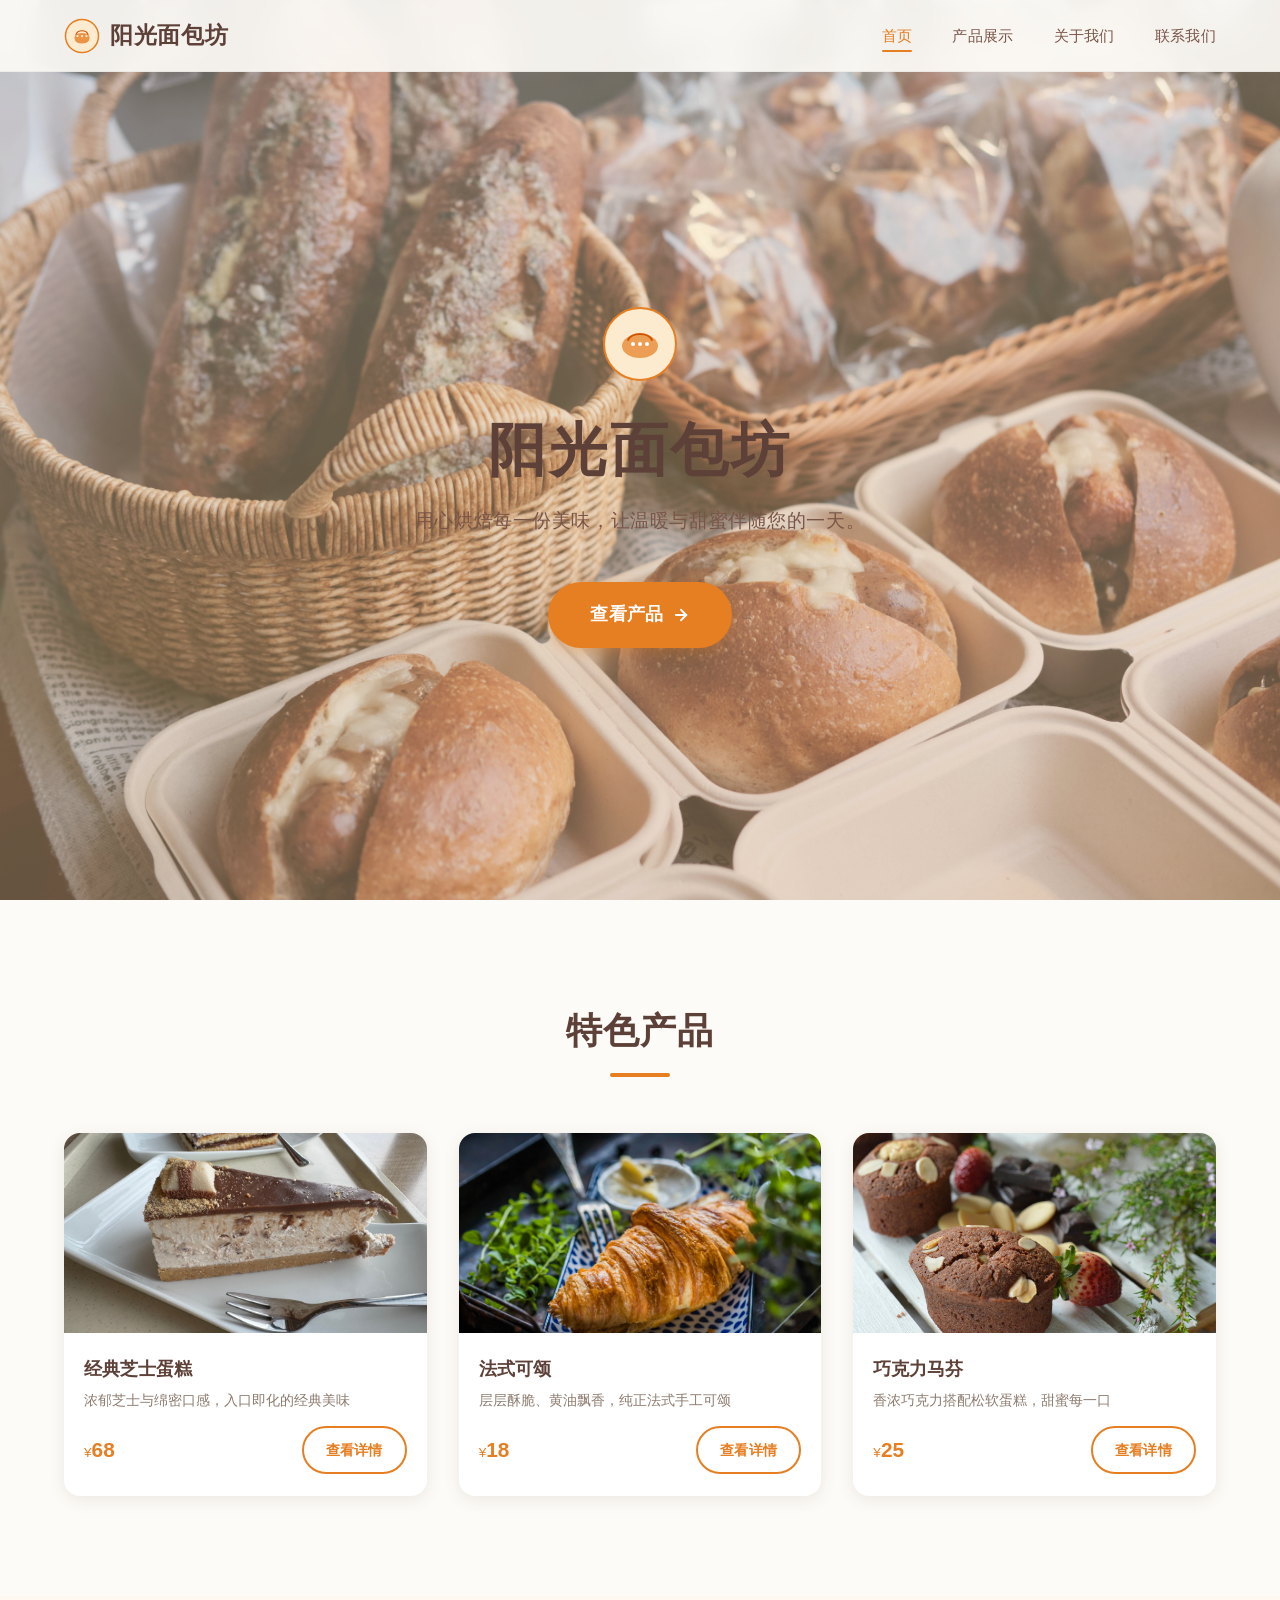
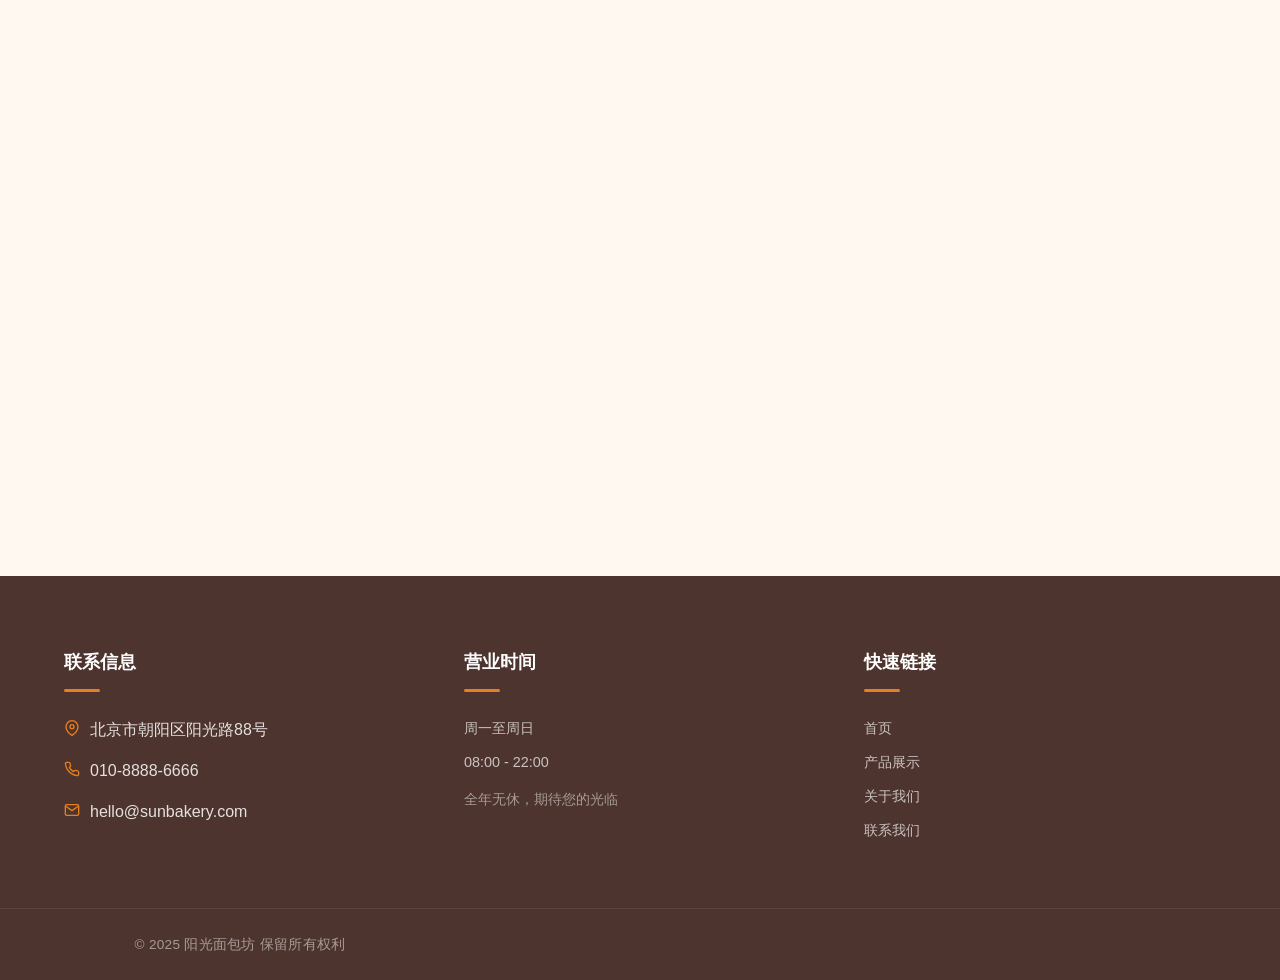
<file: index.html>
<!DOCTYPE html>
<html lang="zh-CN">
<head>
  <meta charset="UTF-8">
  <meta name="viewport" content="width=device-width, initial-scale=1.0">
  <title>阳光面包坊 - 首页</title>
  <link rel="stylesheet" href="css/style.css">
</head>
<body>

  <!-- 顶部导航栏 -->
  <header class="header" id="header">
    <div class="container">
      <a href="index.html" class="logo">
        <!-- Logo SVG: 面包图标 -->
        <svg viewBox="0 0 48 48" fill="none" xmlns="http://www.w3.org/2000/svg">
          <circle cx="24" cy="24" r="22" fill="#FDEBD0" stroke="#E67E22" stroke-width="2"/>
          <path d="M14 26c0-2 2-6 10-6s10 4 10 6c0 4-2 8-10 8s-10-4-10-8z" fill="#E67E22" opacity="0.8"/>
          <path d="M16 22c1-3 3-5 8-5s7 2 8 5" stroke="#D35400" stroke-width="1.5" stroke-linecap="round"/>
          <circle cx="18" cy="24" r="1.5" fill="#FDEBD0"/>
          <circle cx="24" cy="24" r="1.5" fill="#FDEBD0"/>
          <circle cx="30" cy="24" r="1.5" fill="#FDEBD0"/>
        </svg>
        阳光面包坊
      </a>

      <button class="menu-toggle" id="menuToggle" aria-label="菜单">
        <svg viewBox="0 0 24 24" fill="none" stroke="currentColor" stroke-width="2" stroke-linecap="round">
          <line x1="3" y1="6" x2="21" y2="6"/>
          <line x1="3" y1="12" x2="21" y2="12"/>
          <line x1="3" y1="18" x2="21" y2="18"/>
        </svg>
      </button>

      <nav>
        <ul class="nav-list" id="navList">
          <li><a href="index.html" class="active">首页</a></li>
          <li><a href="products.html">产品展示</a></li>
          <li><a href="about.html">关于我们</a></li>
          <li><a href="contact.html">联系我们</a></li>
        </ul>
      </nav>
    </div>
  </header>

  <!-- 首屏海报区 (Hero) -->
  <section class="hero" id="hero">
    <div class="hero-bg">
      <img src="images/24.jpg" alt="阳光面包坊" class="hero-bg-img">
    </div>
    <div class="container">
      <div class="hero-bread-icon">
        <!-- SVG: 面包图标 -->
        <svg viewBox="0 0 80 80" width="80" height="80" fill="none" xmlns="http://www.w3.org/2000/svg">
          <circle cx="40" cy="40" r="36" fill="#FDEBD0" stroke="#E67E22" stroke-width="2"/>
          <ellipse cx="40" cy="42" rx="18" ry="12" fill="#E67E22" opacity="0.7"/>
          <path d="M28 36c2-4 5-6 12-6s10 2 12 6" stroke="#D35400" stroke-width="2" stroke-linecap="round"/>
          <circle cx="33" cy="40" r="2" fill="#FFF"/>
          <circle cx="40" cy="40" r="2" fill="#FFF"/>
          <circle cx="47" cy="40" r="2" fill="#FFF"/>
        </svg>
      </div>
      <h1>阳光面包坊</h1>
      <p class="subtitle">用心烘焙每一份美味，让温暖与甜蜜伴随您的一天。</p>
      <a href="products.html" class="btn btn-primary btn-lg">
        查看产品
        <svg width="18" height="18" viewBox="0 0 24 24" fill="none" stroke="currentColor" stroke-width="2.5" stroke-linecap="round">
          <line x1="5" y1="12" x2="19" y2="12"/>
          <polyline points="12 5 19 12 12 19"/>
        </svg>
      </a>
    </div>
  </section>

  <!-- 特色产品推荐 -->
  <section class="featured-products" id="featured">
    <div class="container">
      <div class="section-title">
        <h2>特色产品</h2>
        <div class="divider"></div>
      </div>

      <div class="featured-grid">
        <!-- 左卡片: 经典芝士蛋糕 -->
        <div class="product-card" id="featuredCard1">
          <div class="card-img">
            <div class="image-wrap">
              <img src="images/12.jpg" alt="经典芝士蛋糕">
            </div>
          </div>
          <div class="card-body">
            <h3>经典芝士蛋糕</h3>
            <p class="desc">浓郁芝士与绵密口感，入口即化的经典美味</p>
            <div class="card-bottom">
              <div class="price"><span>¥</span>68</div>
              <a href="javascript:void(0)" class="btn btn-outline btn-sm btn-expand">查看详情</a>
            </div>
          </div>
          <!-- 展开覆盖层 -->
          <div class="card-expand">
            <button class="expand-close" aria-label="关闭">
              <svg width="16" height="16" viewBox="0 0 24 24" fill="none" stroke="currentColor" stroke-width="2.5" stroke-linecap="round"><line x1="18" y1="6" x2="6" y2="18"/><line x1="6" y1="6" x2="18" y2="18"/></svg>
            </button>
            <h3>经典芝士蛋糕</h3>
            <div class="expand-price">¥68</div>
            <p class="expand-desc">浓郁芝士与绵密口感，入口即化的经典美味</p>
            <p class="expand-detail">精选进口奶油芝士，搭配手工烘焙饼底<br>规格：6寸 / 8寸可选<br>建议冷藏后食用，口感更佳</p>
            <a href="products.html" class="btn btn-primary btn-sm">去产品页选购</a>
          </div>
        </div>

        <!-- 中卡片: 法式可颂 -->
        <div class="product-card" id="featuredCard2">
          <div class="card-img">
            <div class="image-wrap">
              <img src="images/22.jpg" alt="法式可颂">
            </div>
          </div>
          <div class="card-body">
            <h3>法式可颂</h3>
            <p class="desc">层层酥脆、黄油飘香，纯正法式手工可颂</p>
            <div class="card-bottom">
              <div class="price"><span>¥</span>18</div>
              <a href="javascript:void(0)" class="btn btn-outline btn-sm btn-expand">查看详情</a>
            </div>
          </div>
          <!-- 展开覆盖层 -->
          <div class="card-expand">
            <button class="expand-close" aria-label="关闭">
              <svg width="16" height="16" viewBox="0 0 24 24" fill="none" stroke="currentColor" stroke-width="2.5" stroke-linecap="round"><line x1="18" y1="6" x2="6" y2="18"/><line x1="6" y1="6" x2="18" y2="18"/></svg>
            </button>
            <h3>法式可颂</h3>
            <div class="expand-price">¥18</div>
            <p class="expand-desc">层层酥脆、黄油飘香，纯正法式手工可颂</p>
            <p class="expand-detail">法国进口黄油，27层手工折叠<br>当日现烤，外酥内软<br>建议搭配咖啡享用</p>
            <a href="products.html" class="btn btn-primary btn-sm">去产品页选购</a>
          </div>
        </div>

        <!-- 右卡片: 巧克力马芬 -->
        <div class="product-card" id="featuredCard3">
          <div class="card-img">
            <div class="image-wrap">
              <img src="images/18.jpg" alt="巧克力马芬">
            </div>
          </div>
          <div class="card-body">
            <h3>巧克力马芬</h3>
            <p class="desc">香浓巧克力搭配松软蛋糕，甜蜜每一口</p>
            <div class="card-bottom">
              <div class="price"><span>¥</span>25</div>
              <a href="javascript:void(0)" class="btn btn-outline btn-sm btn-expand">查看详情</a>
            </div>
          </div>
          <!-- 展开覆盖层 -->
          <div class="card-expand">
            <button class="expand-close" aria-label="关闭">
              <svg width="16" height="16" viewBox="0 0 24 24" fill="none" stroke="currentColor" stroke-width="2.5" stroke-linecap="round"><line x1="18" y1="6" x2="6" y2="18"/><line x1="6" y1="6" x2="18" y2="18"/></svg>
            </button>
            <h3>巧克力马芬</h3>
            <div class="expand-price">¥25</div>
            <p class="expand-desc">香浓巧克力搭配松软蛋糕，甜蜜每一口</p>
            <p class="expand-detail">比利时黑巧克力碎融入松软蛋糕<br>顶部点缀巧克力豆<br>微波加热10秒，流心更诱人</p>
            <a href="products.html" class="btn btn-primary btn-sm">去产品页选购</a>
          </div>
        </div>
      </div>
    </div>
  </section>

  <!-- 关于我们简介 -->
  <section class="about-brief" id="aboutBrief">
    <div class="container">
      <div class="about-text">
        <h2>关于阳光面包坊</h2>
        <p>自2015年成立以来，阳光面包坊始终秉持"用心烘焙每一份美味"的理念，坚持选用优质食材，传承经典工艺，为每一位顾客带来温暖与甜蜜的味觉体验。</p>
        <p>我们汇聚了一群热爱烘焙的匠人，每天清晨手工制作新鲜面包、蛋糕和甜点，让面包坊的香气飘满每个角落。无论是一份简单的吐司，还是一款精致的法式甜点，我们都倾注了全部的热情与专注。</p>
        <a href="about.html" class="link-more">
          了解更多
          <svg width="16" height="16" viewBox="0 0 24 24" fill="none" stroke="currentColor" stroke-width="2.5" stroke-linecap="round">
            <line x1="5" y1="12" x2="19" y2="12"/>
            <polyline points="12 5 19 12 12 19"/>
          </svg>
        </a>
      </div>
      <div class="about-img">
        <div class="image-wrap">
          <img src="images/621f2107f974d5855a0a7ffbf85f2a34.jpg" alt="关于阳光面包坊">
        </div>
      </div>
    </div>
  </section>

  <!-- 页脚 -->
  <footer class="footer">
    <div class="container">
      <!-- 左列: 联系信息 -->
      <div class="footer-col">
        <h4>联系信息</h4>
        <div class="contact-item">
          <svg viewBox="0 0 24 24" fill="none" stroke="currentColor" stroke-width="2">
            <path d="M21 10c0 7-9 13-9 13s-9-6-9-13a9 9 0 0118 0z"/>
            <circle cx="12" cy="10" r="3"/>
          </svg>
          <span>北京市朝阳区阳光路88号</span>
        </div>
        <div class="contact-item">
          <svg viewBox="0 0 24 24" fill="none" stroke="currentColor" stroke-width="2">
            <path d="M22 16.92v3a2 2 0 01-2.18 2 19.79 19.79 0 01-8.63-3.07 19.5 19.5 0 01-6-6 19.79 19.79 0 01-3.07-8.67A2 2 0 014.11 2h3a2 2 0 012 1.72c.127.96.361 1.903.7 2.81a2 2 0 01-.45 2.11L8.09 9.91a16 16 0 006 6l1.27-1.27a2 2 0 012.11-.45c.907.339 1.85.573 2.81.7A2 2 0 0122 16.92z"/>
          </svg>
          <span>010-8888-6666</span>
        </div>
        <div class="contact-item">
          <svg viewBox="0 0 24 24" fill="none" stroke="currentColor" stroke-width="2">
            <path d="M4 4h16c1.1 0 2 .9 2 2v12c0 1.1-.9 2-2 2H4c-1.1 0-2-.9-2-2V6c0-1.1.9-2 2-2z"/>
            <polyline points="22,6 12,13 2,6"/>
          </svg>
          <span>hello@sunbakery.com</span>
        </div>
      </div>

      <!-- 中列: 营业时间 -->
      <div class="footer-col">
        <h4>营业时间</h4>
        <p>周一至周日</p>
        <p>08:00 - 22:00</p>
        <p style="margin-top:12px;font-size:0.85rem;color:rgba(255,255,255,0.5);">全年无休，期待您的光临</p>
      </div>

      <!-- 右列: 快速链接 -->
      <div class="footer-col">
        <h4>快速链接</h4>
        <ul>
          <li><a href="index.html">首页</a></li>
          <li><a href="products.html">产品展示</a></li>
          <li><a href="about.html">关于我们</a></li>
          <li><a href="contact.html">联系我们</a></li>
        </ul>
      </div>
    </div>
    <div class="footer-bottom">
      <div class="container">
        <p>&copy; 2025 阳光面包坊 保留所有权利</p>
      </div>
    </div>
  </footer>

  <script src="js/main.js"></script>
</body>
</html>
</file>
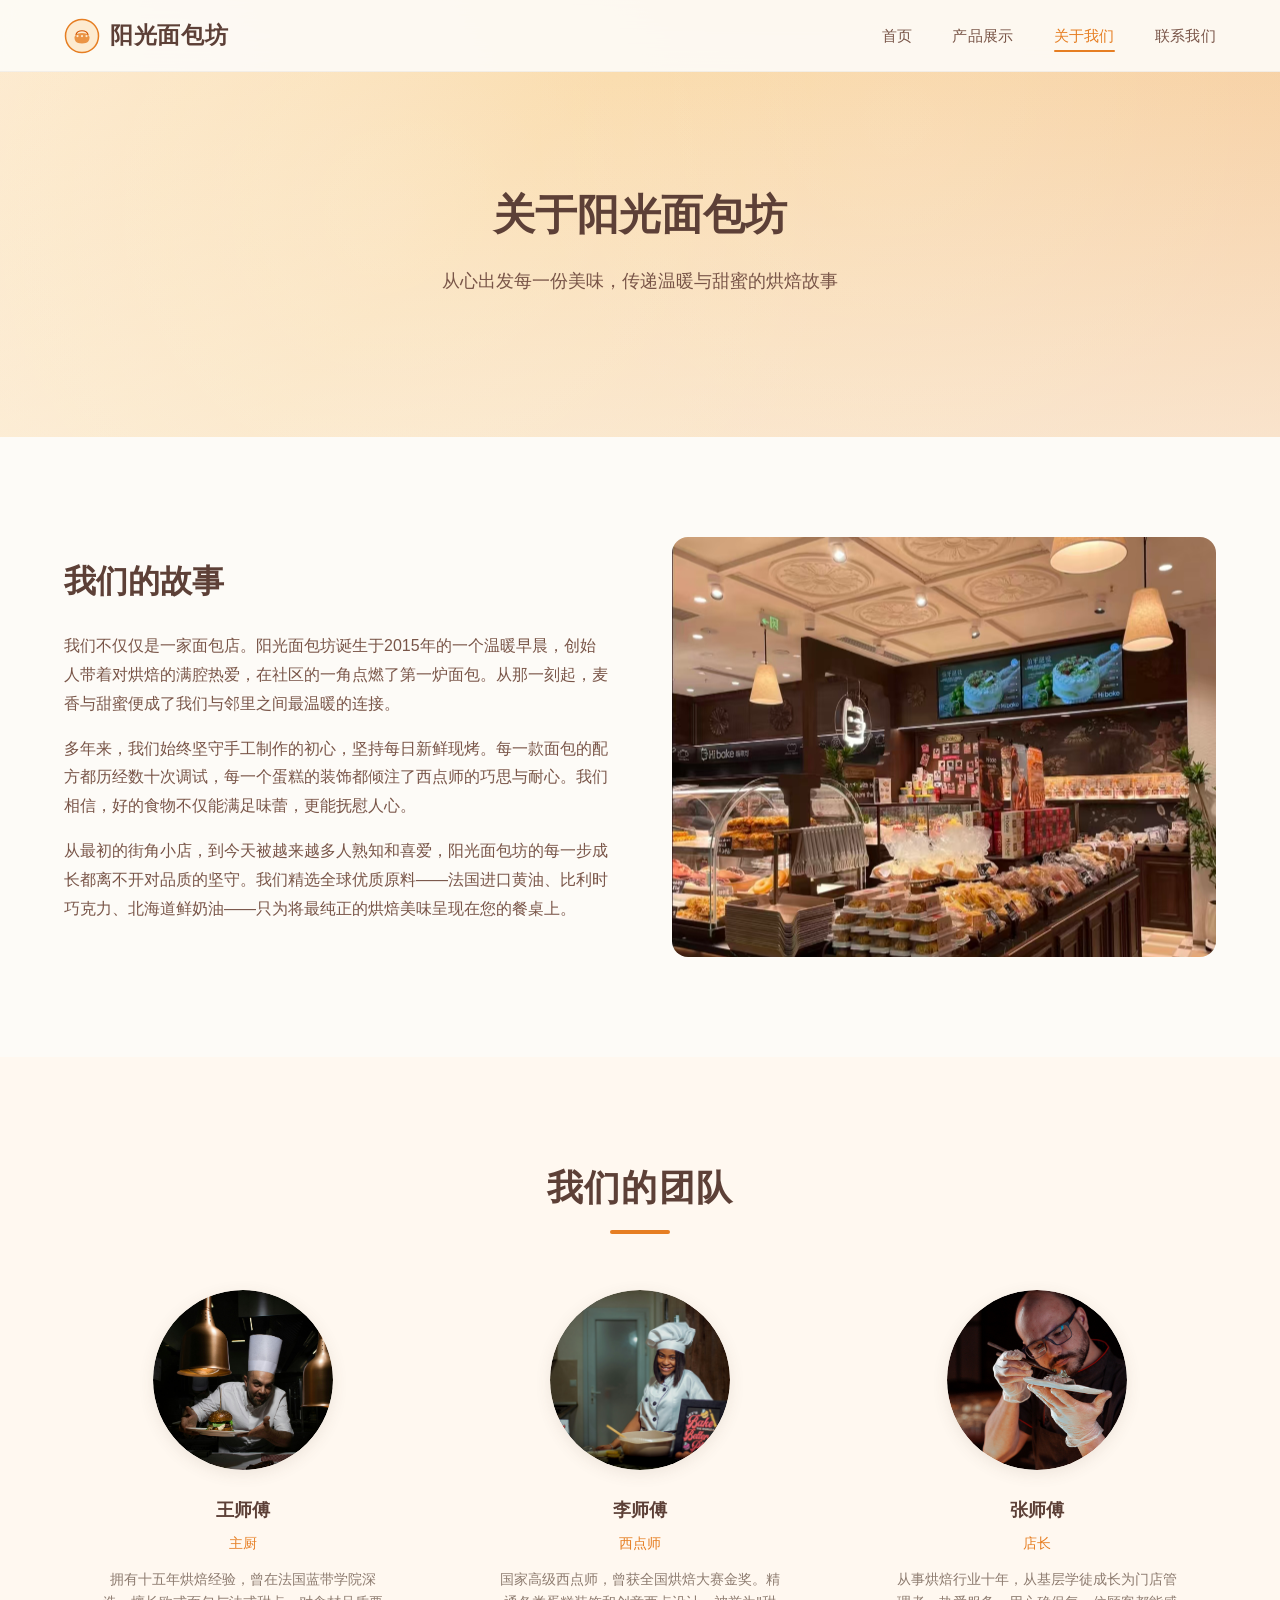
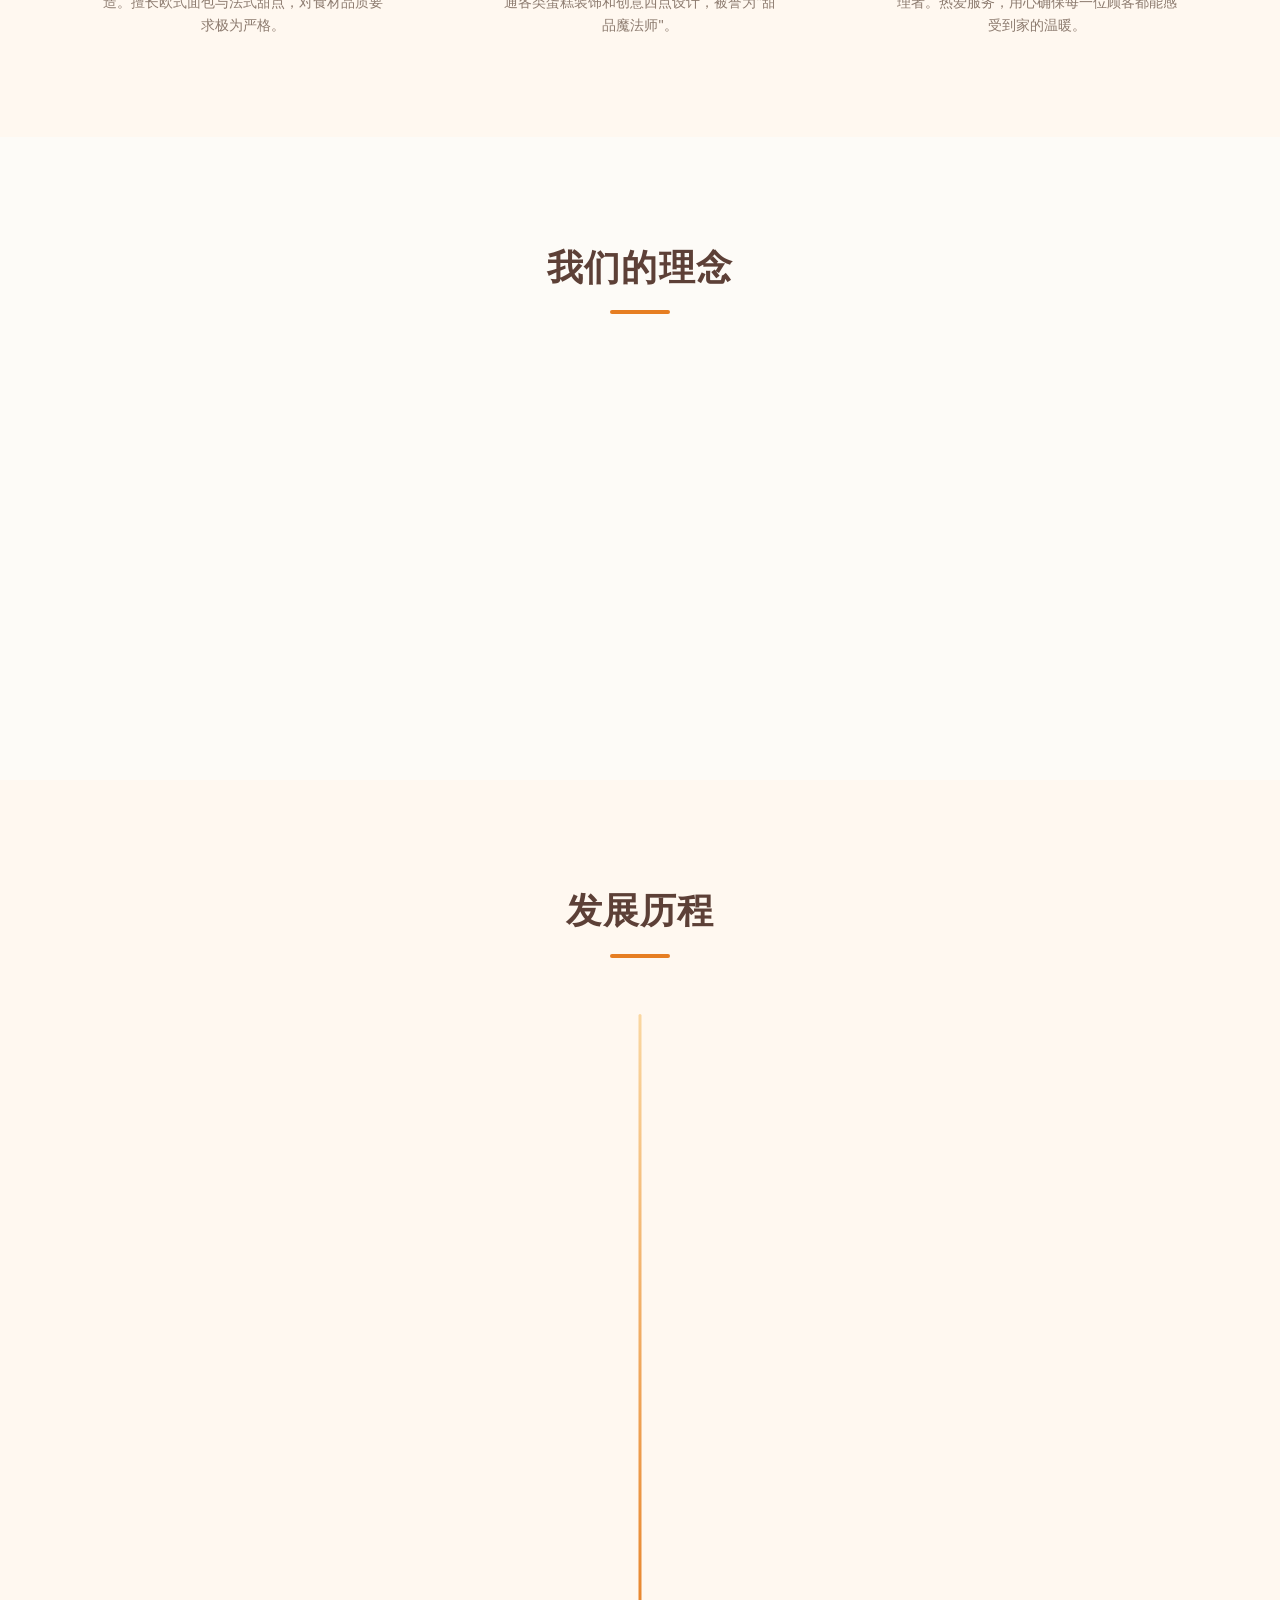
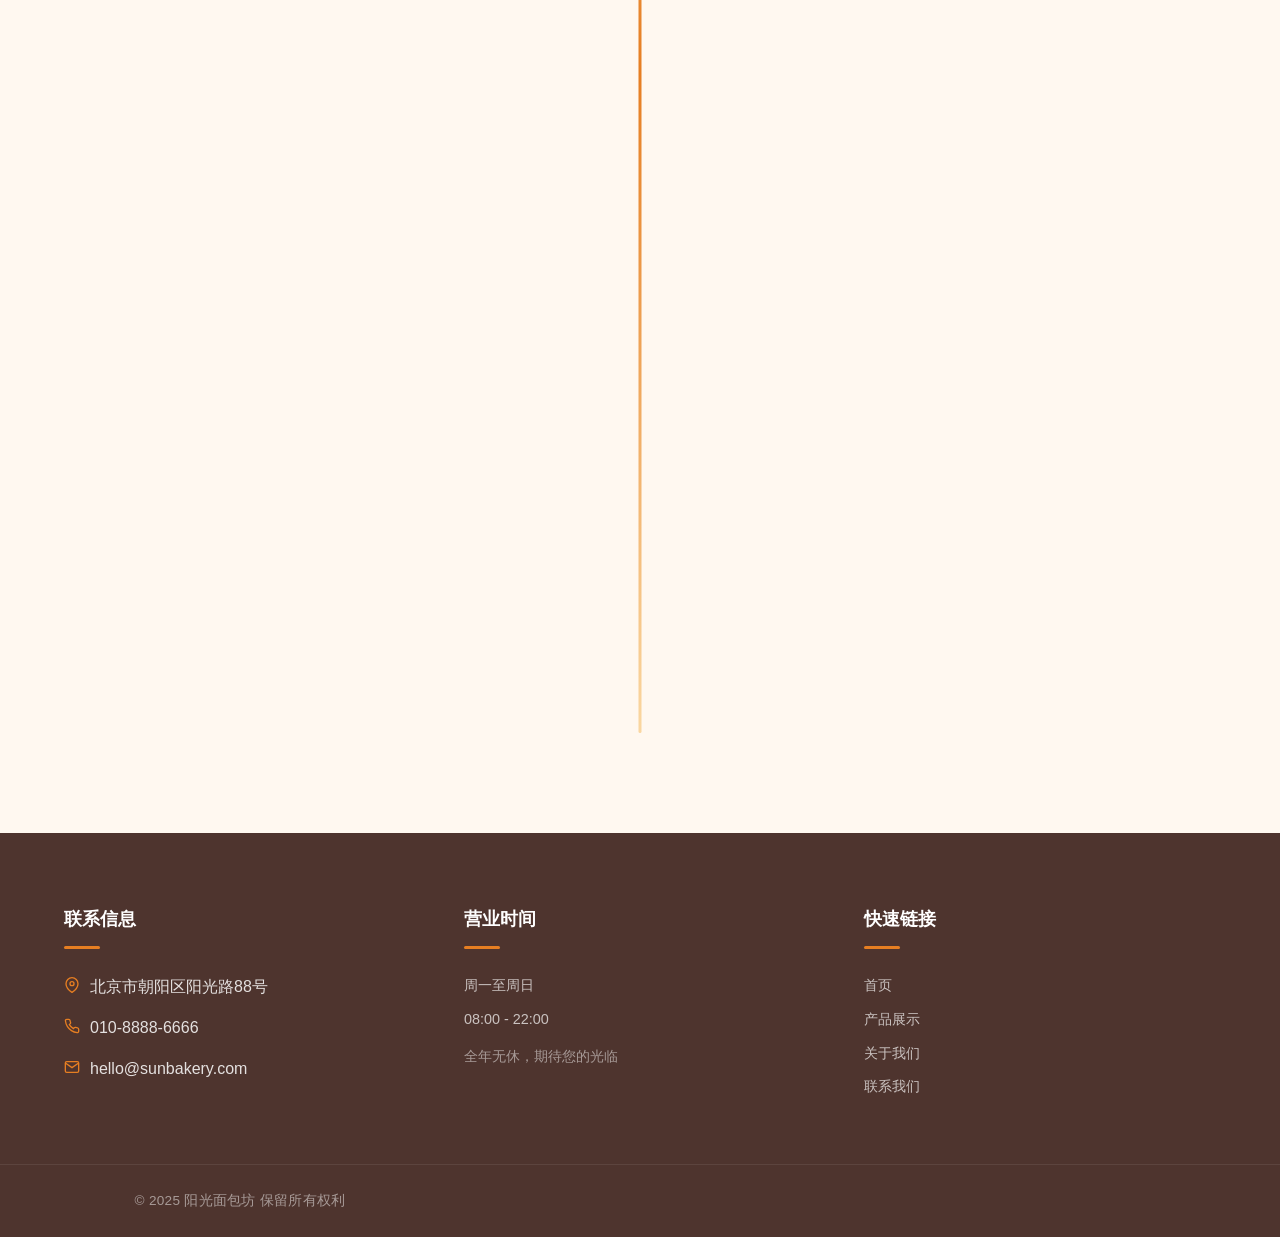
<file: about.html>
<!DOCTYPE html>
<html lang="zh-CN">
<head>
  <meta charset="UTF-8">
  <meta name="viewport" content="width=device-width, initial-scale=1.0">
  <title>阳光面包坊 - 关于我们</title>
  <link rel="stylesheet" href="css/style.css">
</head>
<body>

  <!-- 顶部导航栏 -->
  <header class="header" id="header">
    <div class="container">
      <a href="index.html" class="logo">
        <svg viewBox="0 0 48 48" fill="none" xmlns="http://www.w3.org/2000/svg">
          <circle cx="24" cy="24" r="22" fill="#FDEBD0" stroke="#E67E22" stroke-width="2"/>
          <path d="M14 26c0-2 2-6 10-6s10 4 10 6c0 4-2 8-10 8s-10-4-10-8z" fill="#E67E22" opacity="0.8"/>
          <path d="M16 22c1-3 3-5 8-5s7 2 8 5" stroke="#D35400" stroke-width="1.5" stroke-linecap="round"/>
          <circle cx="18" cy="24" r="1.5" fill="#FDEBD0"/>
          <circle cx="24" cy="24" r="1.5" fill="#FDEBD0"/>
          <circle cx="30" cy="24" r="1.5" fill="#FDEBD0"/>
        </svg>
        阳光面包坊
      </a>

      <button class="menu-toggle" id="menuToggle" aria-label="菜单">
        <svg viewBox="0 0 24 24" fill="none" stroke="currentColor" stroke-width="2" stroke-linecap="round">
          <line x1="3" y1="6" x2="21" y2="6"/>
          <line x1="3" y1="12" x2="21" y2="12"/>
          <line x1="3" y1="18" x2="21" y2="18"/>
        </svg>
      </button>

      <nav>
        <ul class="nav-list" id="navList">
          <li><a href="index.html">首页</a></li>
          <li><a href="products.html">产品展示</a></li>
          <li><a href="about.html" class="active">关于我们</a></li>
          <li><a href="contact.html">联系我们</a></li>
        </ul>
      </nav>
    </div>
  </header>

  <!-- 页面 Banner（带背景渐变） -->
  <section class="page-banner about-banner">
    <div class="container">
      <h1>关于阳光面包坊</h1>
      <p>从心出发每一份美味，传递温暖与甜蜜的烘焙故事</p>
    </div>
  </section>

  <!-- 我们的故事 -->
  <section class="our-story">
    <div class="container">
      <div class="story-text">
        <h2>我们的故事</h2>
        <p>我们不仅仅是一家面包店。阳光面包坊诞生于2015年的一个温暖早晨，创始人带着对烘焙的满腔热爱，在社区的一角点燃了第一炉面包。从那一刻起，麦香与甜蜜便成了我们与邻里之间最温暖的连接。</p>
        <p>多年来，我们始终坚守手工制作的初心，坚持每日新鲜现烤。每一款面包的配方都历经数十次调试，每一个蛋糕的装饰都倾注了西点师的巧思与耐心。我们相信，好的食物不仅能满足味蕾，更能抚慰人心。</p>
        <p>从最初的街角小店，到今天被越来越多人熟知和喜爱，阳光面包坊的每一步成长都离不开对品质的坚守。我们精选全球优质原料——法国进口黄油、比利时巧克力、北海道鲜奶油——只为将最纯正的烘焙美味呈现在您的餐桌上。</p>
      </div>
      <div class="story-img">
        <div class="image-wrap">
          <img src="images/7ad92a0dd176bb4a6e9a203ae96bc0a1.jpg" alt="我们的故事">
        </div>
      </div>
    </div>
  </section>

  <!-- 我们的团队 -->
  <section class="our-team">
    <div class="container">
      <div class="section-title">
        <h2>我们的团队</h2>
        <div class="divider"></div>
      </div>

      <div class="team-grid">
        <!-- 王师傅 -->
        <div class="team-card">
          <div class="avatar">
            <div class="image-wrap">
              <img src="images/2.jpg" alt="王师傅">
            </div>
          </div>
          <h3>王师傅</h3>
          <p class="role">主厨</p>
          <p class="bio">拥有十五年烘焙经验，曾在法国蓝带学院深造。擅长欧式面包与法式甜点，对食材品质要求极为严格。</p>
        </div>

        <!-- 李师傅 -->
        <div class="team-card">
          <div class="avatar">
            <div class="image-wrap">
              <img src="images/8.jpg" alt="李师傅">
            </div>
          </div>
          <h3>李师傅</h3>
          <p class="role">西点师</p>
          <p class="bio">国家高级西点师，曾获全国烘焙大赛金奖。精通各类蛋糕装饰和创意西点设计，被誉为"甜品魔法师"。</p>
        </div>

        <!-- 张师傅 -->
        <div class="team-card">
          <div class="avatar">
            <div class="image-wrap">
              <img src="images/17.jpg" alt="张师傅">
            </div>
          </div>
          <h3>张师傅</h3>
          <p class="role">店长</p>
          <p class="bio">从事烘焙行业十年，从基层学徒成长为门店管理者。热爱服务，用心确保每一位顾客都能感受到家的温暖。</p>
        </div>
      </div>
    </div>
  </section>

  <!-- 我们的理念 -->
  <section class="our-philosophy">
    <div class="container">
      <div class="section-title">
        <h2>我们的理念</h2>
        <div class="divider"></div>
      </div>

      <div class="philosophy-grid">
        <!-- 品质至上 -->
        <div class="philosophy-card">
          <div class="icon-circle">
            <!-- 奖章/皇冠图标 -->
            <svg viewBox="0 0 48 48" fill="none" xmlns="http://www.w3.org/2000/svg">
              <path d="M24 4l4 10h10l-8 7 2 11-8-6-8 6 2-11-8-7h10l4-10z" stroke="currentColor" stroke-width="2" stroke-linejoin="round"/>
              <circle cx="24" cy="24" r="5" stroke="currentColor" stroke-width="1.5" fill="none"/>
              <circle cx="24" cy="24" r="1.5" fill="currentColor"/>
            </svg>
          </div>
          <h3>品质至上</h3>
          <p>严选全球优质原料，每一道工序都精益求精。从面粉到成品，全程品控，确保每一口都是极致享受。</p>
        </div>

        <!-- 用心制作 -->
        <div class="philosophy-card">
          <div class="icon-circle">
            <!-- 爱心图标 -->
            <svg viewBox="0 0 48 48" fill="none" xmlns="http://www.w3.org/2000/svg">
              <path d="M24 40S8 28 8 18c0-5 4-9 9-9 3.5 0 6 2 7 4 1-2 3.5-4 7-4 5 0 9 4 9 9 0 10-16 22-16 22z" stroke="currentColor" stroke-width="2" stroke-linejoin="round"/>
            </svg>
          </div>
          <h3>用心制作</h3>
          <p>每款产品都承载着烘焙师的热爱与匠心。手工揉面、低温发酵、精准控温，用心是对美食最大的尊重。</p>
        </div>

        <!-- 温馨如家 -->
        <div class="philosophy-card">
          <div class="icon-circle">
            <!-- 房子图标 -->
            <svg viewBox="0 0 48 48" fill="none" xmlns="http://www.w3.org/2000/svg">
              <path d="M6 20L24 6l18 14v18c0 2-2 4-4 4H10c-2 0-4-2-4-4V20z" stroke="currentColor" stroke-width="2" stroke-linejoin="round"/>
              <rect x="16" y="26" width="16" height="14" stroke="currentColor" stroke-width="2"/>
              <line x1="22" y1="34" x2="26" y2="34" stroke="currentColor" stroke-width="1.5"/>
            </svg>
          </div>
          <h3>温馨如家</h3>
          <p>我们营造的是一个温暖舒适的空间。无论您何时到来，都能感受到家一般的放松与自在，让烘焙的香气成为美好生活的一部分。</p>
        </div>
      </div>
    </div>
  </section>

  <!-- 发展历程 -->
  <section class="timeline-section">
    <div class="container">
      <div class="section-title">
        <h2>发展历程</h2>
        <div class="divider"></div>
      </div>

      <div class="timeline">
        <!-- 2015 -->
        <div class="timeline-item">
          <div class="timeline-dot"></div>
          <div class="timeline-content">
            <span class="year">2015</span>
            <h3>梦想起航</h3>
            <p>阳光面包坊在社区街角开业，怀揣着对烘焙的热爱和传递温暖的初心，迈出了追逐梦想的第一步。</p>
          </div>
        </div>

        <!-- 2017 -->
        <div class="timeline-item">
          <div class="timeline-dot"></div>
          <div class="timeline-content">
            <span class="year">2017</span>
            <h3>品质升级</h3>
            <p>引进法国进口烘焙设备，组建专业西点团队，全面升级产品配方和工艺标准，获得"城市十佳面包坊"称号。</p>
          </div>
        </div>

        <!-- 2019 -->
        <div class="timeline-item">
          <div class="timeline-dot"></div>
          <div class="timeline-content">
            <span class="year">2019</span>
            <h3>规模扩张</h3>
            <p>开设第二家门店，建立中央厨房，实现标准化生产的同时保留手工制作的温度。会员突破5000人。</p>
          </div>
        </div>

        <!-- 2021 -->
        <div class="timeline-item">
          <div class="timeline-dot"></div>
          <div class="timeline-content">
            <span class="year">2021</span>
            <h3>创新发展</h3>
            <p>推出线上预订和外卖配送服务，开创"季节限定"产品线。成为本地最具人气的烘焙品牌之一。</p>
          </div>
        </div>

        <!-- 2023 -->
        <div class="timeline-item">
          <div class="timeline-dot"></div>
          <div class="timeline-content">
            <span class="year">2023</span>
            <h3>未来可期</h3>
            <p>启动品牌全面升级，开设烘焙体验课程。我们继续用心烘焙，期待在每一个清晨与您分享温暖与甜蜜。</p>
          </div>
        </div>
      </div>
    </div>
  </section>

  <!-- 页脚 -->
  <footer class="footer">
    <div class="container">
      <div class="footer-col">
        <h4>联系信息</h4>
        <div class="contact-item">
          <svg viewBox="0 0 24 24" fill="none" stroke="currentColor" stroke-width="2">
            <path d="M21 10c0 7-9 13-9 13s-9-6-9-13a9 9 0 0118 0z"/>
            <circle cx="12" cy="10" r="3"/>
          </svg>
          <span>北京市朝阳区阳光路88号</span>
        </div>
        <div class="contact-item">
          <svg viewBox="0 0 24 24" fill="none" stroke="currentColor" stroke-width="2">
            <path d="M22 16.92v3a2 2 0 01-2.18 2 19.79 19.79 0 01-8.63-3.07 19.5 19.5 0 01-6-6 19.79 19.79 0 01-3.07-8.67A2 2 0 014.11 2h3a2 2 0 012 1.72c.127.96.361 1.903.7 2.81a2 2 0 01-.45 2.11L8.09 9.91a16 16 0 006 6l1.27-1.27a2 2 0 012.11-.45c.907.339 1.85.573 2.81.7A2 2 0 0122 16.92z"/>
          </svg>
          <span>010-8888-6666</span>
        </div>
        <div class="contact-item">
          <svg viewBox="0 0 24 24" fill="none" stroke="currentColor" stroke-width="2">
            <path d="M4 4h16c1.1 0 2 .9 2 2v12c0 1.1-.9 2-2 2H4c-1.1 0-2-.9-2-2V6c0-1.1.9-2 2-2z"/>
            <polyline points="22,6 12,13 2,6"/>
          </svg>
          <span>hello@sunbakery.com</span>
        </div>
      </div>
      <div class="footer-col">
        <h4>营业时间</h4>
        <p>周一至周日</p>
        <p>08:00 - 22:00</p>
        <p style="margin-top:12px;font-size:0.85rem;color:rgba(255,255,255,0.5);">全年无休，期待您的光临</p>
      </div>
      <div class="footer-col">
        <h4>快速链接</h4>
        <ul>
          <li><a href="index.html">首页</a></li>
          <li><a href="products.html">产品展示</a></li>
          <li><a href="about.html">关于我们</a></li>
          <li><a href="contact.html">联系我们</a></li>
        </ul>
      </div>
    </div>
    <div class="footer-bottom">
      <div class="container">
        <p>&copy; 2025 阳光面包坊 保留所有权利</p>
      </div>
    </div>
  </footer>

  <script src="js/main.js"></script>
</body>
</html>
</file>
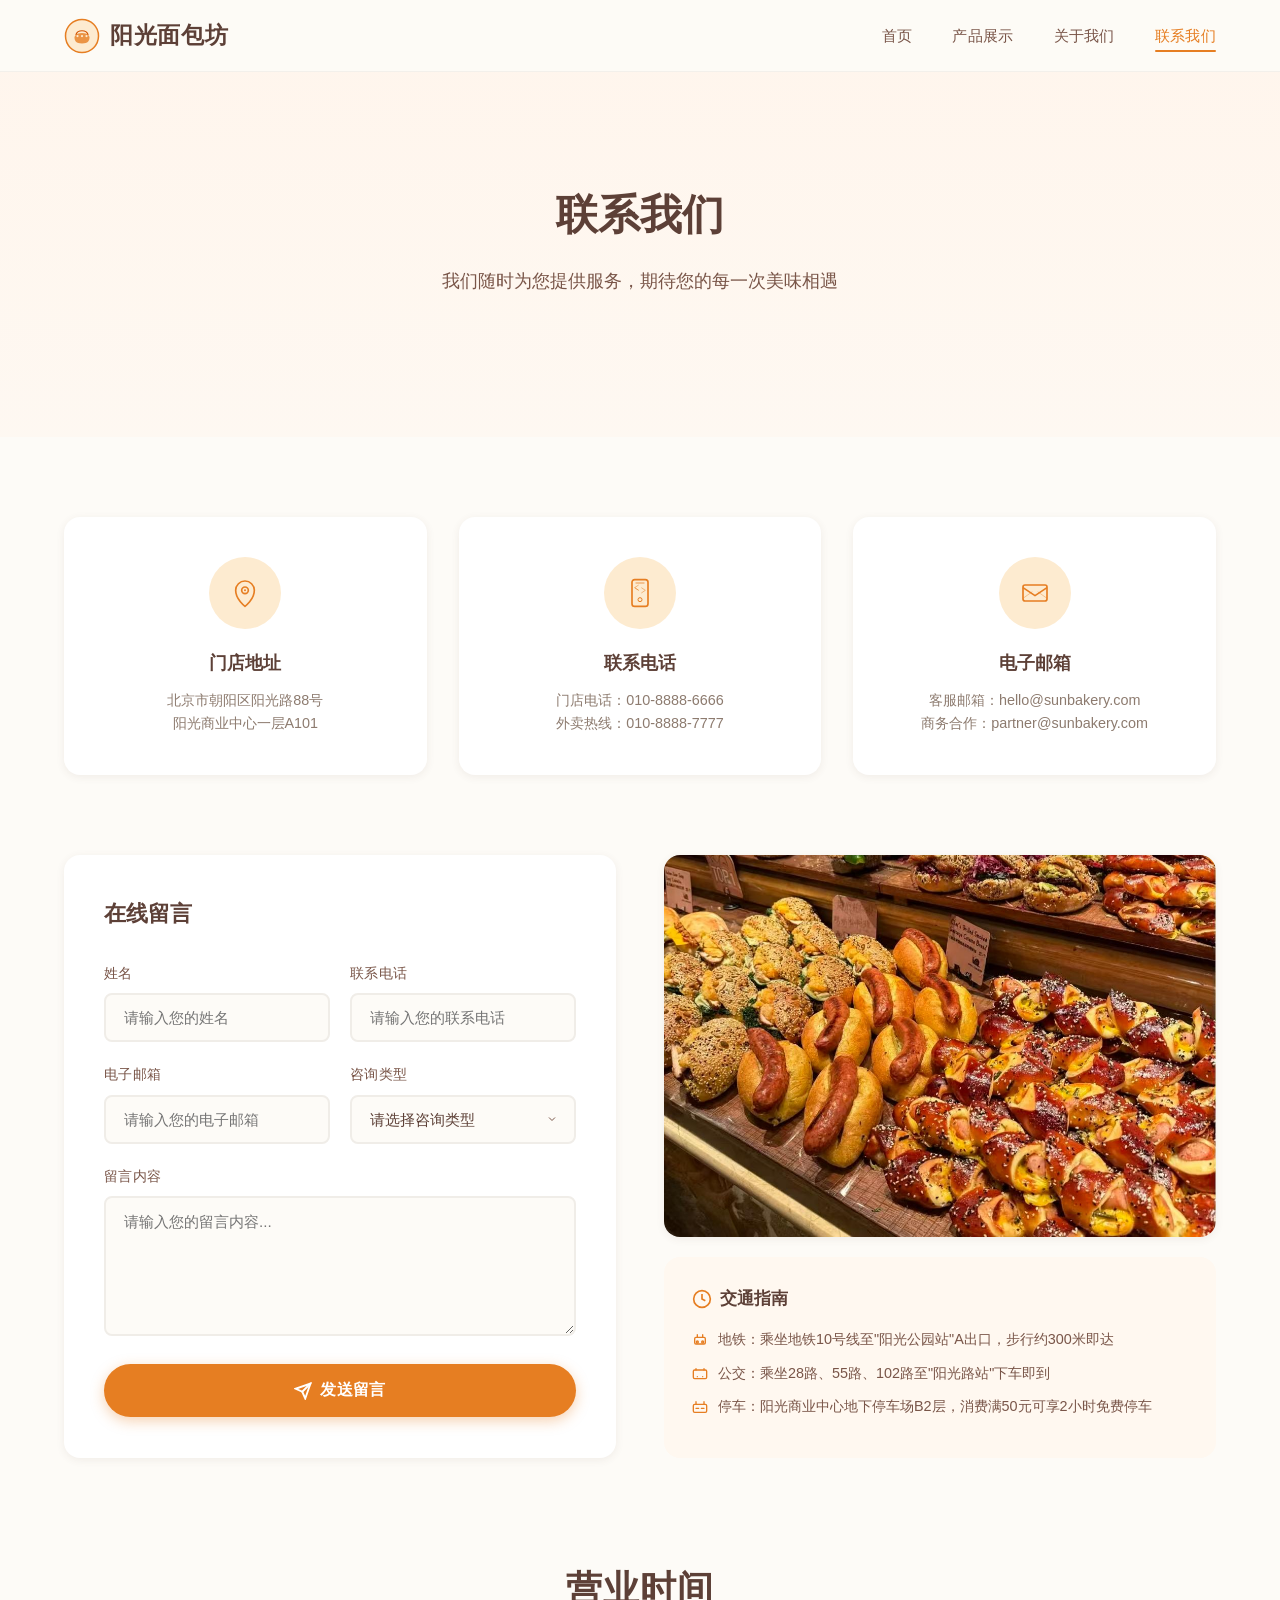
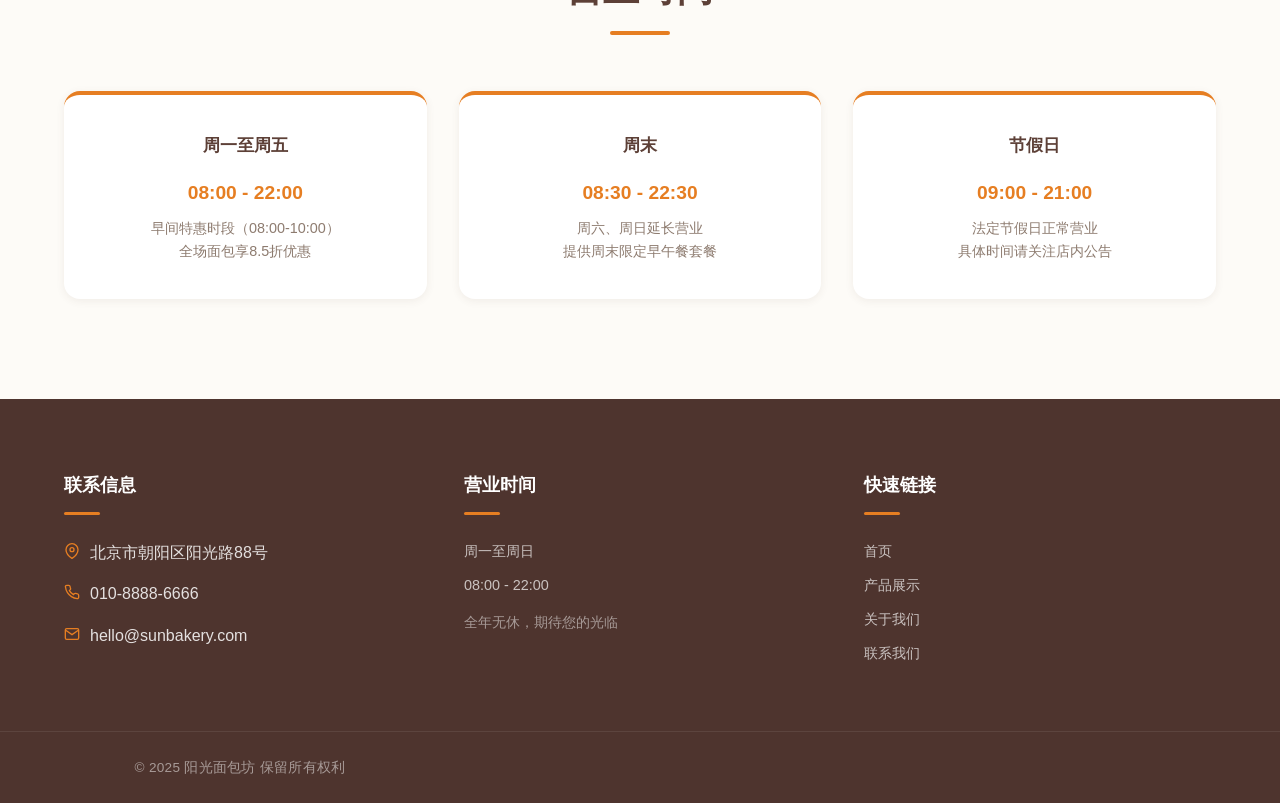
<file: contact.html>
<!DOCTYPE html>
<html lang="zh-CN">
<head>
  <meta charset="UTF-8">
  <meta name="viewport" content="width=device-width, initial-scale=1.0">
  <title>阳光面包坊 - 联系我们</title>
  <link rel="stylesheet" href="css/style.css">
</head>
<body>

  <!-- 顶部导航栏 -->
  <header class="header" id="header">
    <div class="container">
      <a href="index.html" class="logo">
        <svg viewBox="0 0 48 48" fill="none" xmlns="http://www.w3.org/2000/svg">
          <circle cx="24" cy="24" r="22" fill="#FDEBD0" stroke="#E67E22" stroke-width="2"/>
          <path d="M14 26c0-2 2-6 10-6s10 4 10 6c0 4-2 8-10 8s-10-4-10-8z" fill="#E67E22" opacity="0.8"/>
          <path d="M16 22c1-3 3-5 8-5s7 2 8 5" stroke="#D35400" stroke-width="1.5" stroke-linecap="round"/>
          <circle cx="18" cy="24" r="1.5" fill="#FDEBD0"/>
          <circle cx="24" cy="24" r="1.5" fill="#FDEBD0"/>
          <circle cx="30" cy="24" r="1.5" fill="#FDEBD0"/>
        </svg>
        阳光面包坊
      </a>

      <button class="menu-toggle" id="menuToggle" aria-label="菜单">
        <svg viewBox="0 0 24 24" fill="none" stroke="currentColor" stroke-width="2" stroke-linecap="round">
          <line x1="3" y1="6" x2="21" y2="6"/>
          <line x1="3" y1="12" x2="21" y2="12"/>
          <line x1="3" y1="18" x2="21" y2="18"/>
        </svg>
      </button>

      <nav>
        <ul class="nav-list" id="navList">
          <li><a href="index.html">首页</a></li>
          <li><a href="products.html">产品展示</a></li>
          <li><a href="about.html">关于我们</a></li>
          <li><a href="contact.html" class="active">联系我们</a></li>
        </ul>
      </nav>
    </div>
  </header>

  <!-- 页面 Banner -->
  <section class="page-banner">
    <div class="container">
      <h1>联系我们</h1>
      <p>我们随时为您提供服务，期待您的每一次美味相遇</p>
    </div>
  </section>

  <!-- 联系方式概览卡片 -->
  <section class="contact-info-cards">
    <div class="container">
      <div class="contact-cards-grid">
        <!-- 门店地址 -->
        <div class="contact-card">
          <div class="contact-icon">
            <svg viewBox="0 0 48 48" fill="none" xmlns="http://www.w3.org/2000/svg">
              <path d="M24 6C16.3 6 10 12.3 10 20c0 14 14 24 14 24s14-10 14-24c0-7.7-6.3-14-14-14z" stroke="currentColor" stroke-width="2.5" stroke-linejoin="round"/>
              <circle cx="24" cy="20" r="5" stroke="currentColor" stroke-width="2.5"/>
              <circle cx="24" cy="20" r="1.5" fill="currentColor"/>
            </svg>
          </div>
          <h3>门店地址</h3>
          <p>北京市朝阳区阳光路88号</p>
          <p>阳光商业中心一层A101</p>
        </div>

        <!-- 联系电话 -->
        <div class="contact-card">
          <div class="contact-icon">
            <svg viewBox="0 0 48 48" fill="none" xmlns="http://www.w3.org/2000/svg">
              <path d="M32 4H16c-2.2 0-4 1.8-4 4v32c0 2.2 1.8 4 4 4h16c2.2 0 4-1.8 4-4V8c0-2.2-1.8-4-4-4z" stroke="currentColor" stroke-width="2.5"/>
              <rect x="17" y="8" width="14" height="2" rx="1" fill="currentColor" opacity="0.5"/>
              <circle cx="24" cy="34" r="3" stroke="currentColor" stroke-width="1.5"/>
              <path d="M16 16l6 4-6-4zm0 0l6-4m10 8l-6 4m6-4l-6-4" stroke="currentColor" stroke-width="1.5" opacity="0.5"/>
            </svg>
          </div>
          <h3>联系电话</h3>
          <p>门店电话：010-8888-6666</p>
          <p>外卖热线：010-8888-7777</p>
        </div>

        <!-- 电子邮箱 -->
        <div class="contact-card">
          <div class="contact-icon">
            <svg viewBox="0 0 48 48" fill="none" xmlns="http://www.w3.org/2000/svg">
              <rect x="6" y="12" width="36" height="24" rx="3" stroke="currentColor" stroke-width="2.5"/>
              <polyline points="6,16 24,28 42,16" stroke="currentColor" stroke-width="2.5" stroke-linejoin="round"/>
              <line x1="6" y1="32" x2="20" y2="22" stroke="currentColor" stroke-width="1.5" opacity="0.4"/>
              <line x1="42" y1="32" x2="28" y2="22" stroke="currentColor" stroke-width="1.5" opacity="0.4"/>
            </svg>
          </div>
          <h3>电子邮箱</h3>
          <p>客服邮箱：hello@sunbakery.com</p>
          <p>商务合作：partner@sunbakery.com</p>
        </div>
      </div>
    </div>
  </section>

  <!-- 互动区域：留言表单 + 地图 -->
  <section class="contact-interaction">
    <div class="container">
      <!-- 左侧：在线留言表单 -->
      <div class="contact-form" id="contactForm">
        <h3>在线留言</h3>
        <form id="messageForm">
          <div class="form-row">
            <div class="form-group">
              <label for="name">姓名</label>
              <input type="text" id="name" name="name" placeholder="请输入您的姓名" required>
            </div>
            <div class="form-group">
              <label for="phone">联系电话</label>
              <input type="tel" id="phone" name="phone" placeholder="请输入您的联系电话" required>
            </div>
          </div>
          <div class="form-row">
            <div class="form-group">
              <label for="email">电子邮箱</label>
              <input type="email" id="email" name="email" placeholder="请输入您的电子邮箱" required>
            </div>
            <div class="form-group">
              <label for="type">咨询类型</label>
              <select id="type" name="type" required>
                <option value="">请选择咨询类型</option>
                <option value="product">产品咨询</option>
                <option value="order">订单查询</option>
                <option value="cooperation">合作洽谈</option>
                <option value="feedback">意见反馈</option>
                <option value="other">其他问题</option>
              </select>
            </div>
          </div>
          <div class="form-group">
            <label for="message">留言内容</label>
            <textarea id="message" name="message" placeholder="请输入您的留言内容..." required></textarea>
          </div>
          <button type="submit" class="btn btn-primary" style="width:100%;padding:16px;">
            <svg width="18" height="18" viewBox="0 0 24 24" fill="none" stroke="currentColor" stroke-width="2.5" stroke-linecap="round">
              <line x1="22" y1="2" x2="11" y2="13"/>
              <polygon points="22 2 15 22 11 13 2 9 22 2"/>
            </svg>
            发送留言
          </button>
        </form>
        <div class="form-success" id="formSuccess" style="display:none;">
          <div style="text-align:center;padding:40px 20px;">
            <svg width="56" height="56" viewBox="0 0 48 48" fill="none" xmlns="http://www.w3.org/2000/svg" style="color:var(--primary);margin-bottom:16px;">
              <circle cx="24" cy="24" r="20" stroke="currentColor" stroke-width="2.5"/>
              <polyline points="14 24 21 31 34 17" stroke="currentColor" stroke-width="2.5" stroke-linecap="round" stroke-linejoin="round"/>
            </svg>
            <h4 style="font-size:1.15rem;color:var(--text-dark);margin-bottom:8px;">留言发送成功!</h4>
            <p style="color:var(--text-light);font-size:0.9rem;">感谢您的留言，我们将尽快回复您。</p>
          </div>
        </div>
      </div>

      <!-- 右侧：地图 + 交通指南 -->
      <div class="contact-map-area">
        <div class="map-container">
          <div class="image-wrap">
            <img src="images/c4604da9dff1f654c00c7b1566751ab5.jpg" alt="阳光面包坊门店地图">
          </div>
        </div>

        <div class="transport-info">
          <h4>
            <svg viewBox="0 0 24 24" fill="none" stroke="currentColor" stroke-width="2">
              <circle cx="12" cy="12" r="10"/>
              <polyline points="12 6 12 12 16 14"/>
            </svg>
            交通指南
          </h4>
          <div class="transport-item">
            <svg viewBox="0 0 24 24" fill="none" stroke="currentColor" stroke-width="2" stroke-linecap="round">
              <rect x="4" y="8" width="16" height="10" rx="2"/>
              <line x1="8" y1="4" x2="8" y2="8"/>
              <line x1="16" y1="4" x2="16" y2="8"/>
              <circle cx="8" cy="15" r="1.5"/>
              <circle cx="16" cy="15" r="1.5"/>
            </svg>
            <span>地铁：乘坐地铁10号线至"阳光公园站"A出口，步行约300米即达</span>
          </div>
          <div class="transport-item">
            <svg viewBox="0 0 24 24" fill="none" stroke="currentColor" stroke-width="2" stroke-linecap="round">
              <rect x="2" y="6" width="20" height="13" rx="2"/>
              <line x1="6" y1="4" x2="6" y2="6"/>
              <line x1="18" y1="4" x2="18" y2="6"/>
              <line x1="8" y1="16" x2="8" y2="16.01"/>
              <line x1="16" y1="16" x2="16" y2="16.01"/>
            </svg>
            <span>公交：乘坐28路、55路、102路至"阳光路站"下车即到</span>
          </div>
          <div class="transport-item">
            <svg viewBox="0 0 24 24" fill="none" stroke="currentColor" stroke-width="2" stroke-linecap="round">
              <rect x="2" y="8" width="20" height="12" rx="2"/>
              <path d="M6 4v4M18 4v4M6 14h4M14 14h4"/>
            </svg>
            <span>停车：阳光商业中心地下停车场B2层，消费满50元可享2小时免费停车</span>
          </div>
        </div>
      </div>
    </div>
  </section>

  <!-- 营业时间板块 -->
  <section class="business-hours">
    <div class="container">
      <div class="section-title">
        <h2>营业时间</h2>
        <div class="divider"></div>
      </div>

      <div class="hours-grid">
        <!-- 周一至周五 -->
        <div class="hours-card">
          <h3>周一至周五</h3>
          <div class="time-text">08:00 - 22:00</div>
          <div class="time-detail">早间特惠时段（08:00-10:00）<br>全场面包享8.5折优惠</div>
        </div>

        <!-- 周末 -->
        <div class="hours-card">
          <h3>周末</h3>
          <div class="time-text">08:30 - 22:30</div>
          <div class="time-detail">周六、周日延长营业<br>提供周末限定早午餐套餐</div>
        </div>

        <!-- 节假日 -->
        <div class="hours-card">
          <h3>节假日</h3>
          <div class="time-text">09:00 - 21:00</div>
          <div class="time-detail">法定节假日正常营业<br>具体时间请关注店内公告</div>
        </div>
      </div>
    </div>
  </section>

  <!-- 页脚 -->
  <footer class="footer">
    <div class="container">
      <div class="footer-col">
        <h4>联系信息</h4>
        <div class="contact-item">
          <svg viewBox="0 0 24 24" fill="none" stroke="currentColor" stroke-width="2">
            <path d="M21 10c0 7-9 13-9 13s-9-6-9-13a9 9 0 0118 0z"/>
            <circle cx="12" cy="10" r="3"/>
          </svg>
          <span>北京市朝阳区阳光路88号</span>
        </div>
        <div class="contact-item">
          <svg viewBox="0 0 24 24" fill="none" stroke="currentColor" stroke-width="2">
            <path d="M22 16.92v3a2 2 0 01-2.18 2 19.79 19.79 0 01-8.63-3.07 19.5 19.5 0 01-6-6 19.79 19.79 0 01-3.07-8.67A2 2 0 014.11 2h3a2 2 0 012 1.72c.127.96.361 1.903.7 2.81a2 2 0 01-.45 2.11L8.09 9.91a16 16 0 006 6l1.27-1.27a2 2 0 012.11-.45c.907.339 1.85.573 2.81.7A2 2 0 0122 16.92z"/>
          </svg>
          <span>010-8888-6666</span>
        </div>
        <div class="contact-item">
          <svg viewBox="0 0 24 24" fill="none" stroke="currentColor" stroke-width="2">
            <path d="M4 4h16c1.1 0 2 .9 2 2v12c0 1.1-.9 2-2 2H4c-1.1 0-2-.9-2-2V6c0-1.1.9-2 2-2z"/>
            <polyline points="22,6 12,13 2,6"/>
          </svg>
          <span>hello@sunbakery.com</span>
        </div>
      </div>
      <div class="footer-col">
        <h4>营业时间</h4>
        <p>周一至周日</p>
        <p>08:00 - 22:00</p>
        <p style="margin-top:12px;font-size:0.85rem;color:rgba(255,255,255,0.5);">全年无休，期待您的光临</p>
      </div>
      <div class="footer-col">
        <h4>快速链接</h4>
        <ul>
          <li><a href="index.html">首页</a></li>
          <li><a href="products.html">产品展示</a></li>
          <li><a href="about.html">关于我们</a></li>
          <li><a href="contact.html">联系我们</a></li>
        </ul>
      </div>
    </div>
    <div class="footer-bottom">
      <div class="container">
        <p>&copy; 2025 阳光面包坊 保留所有权利</p>
      </div>
    </div>
  </footer>

  <script src="js/main.js"></script>
</body>
</html>
</file>
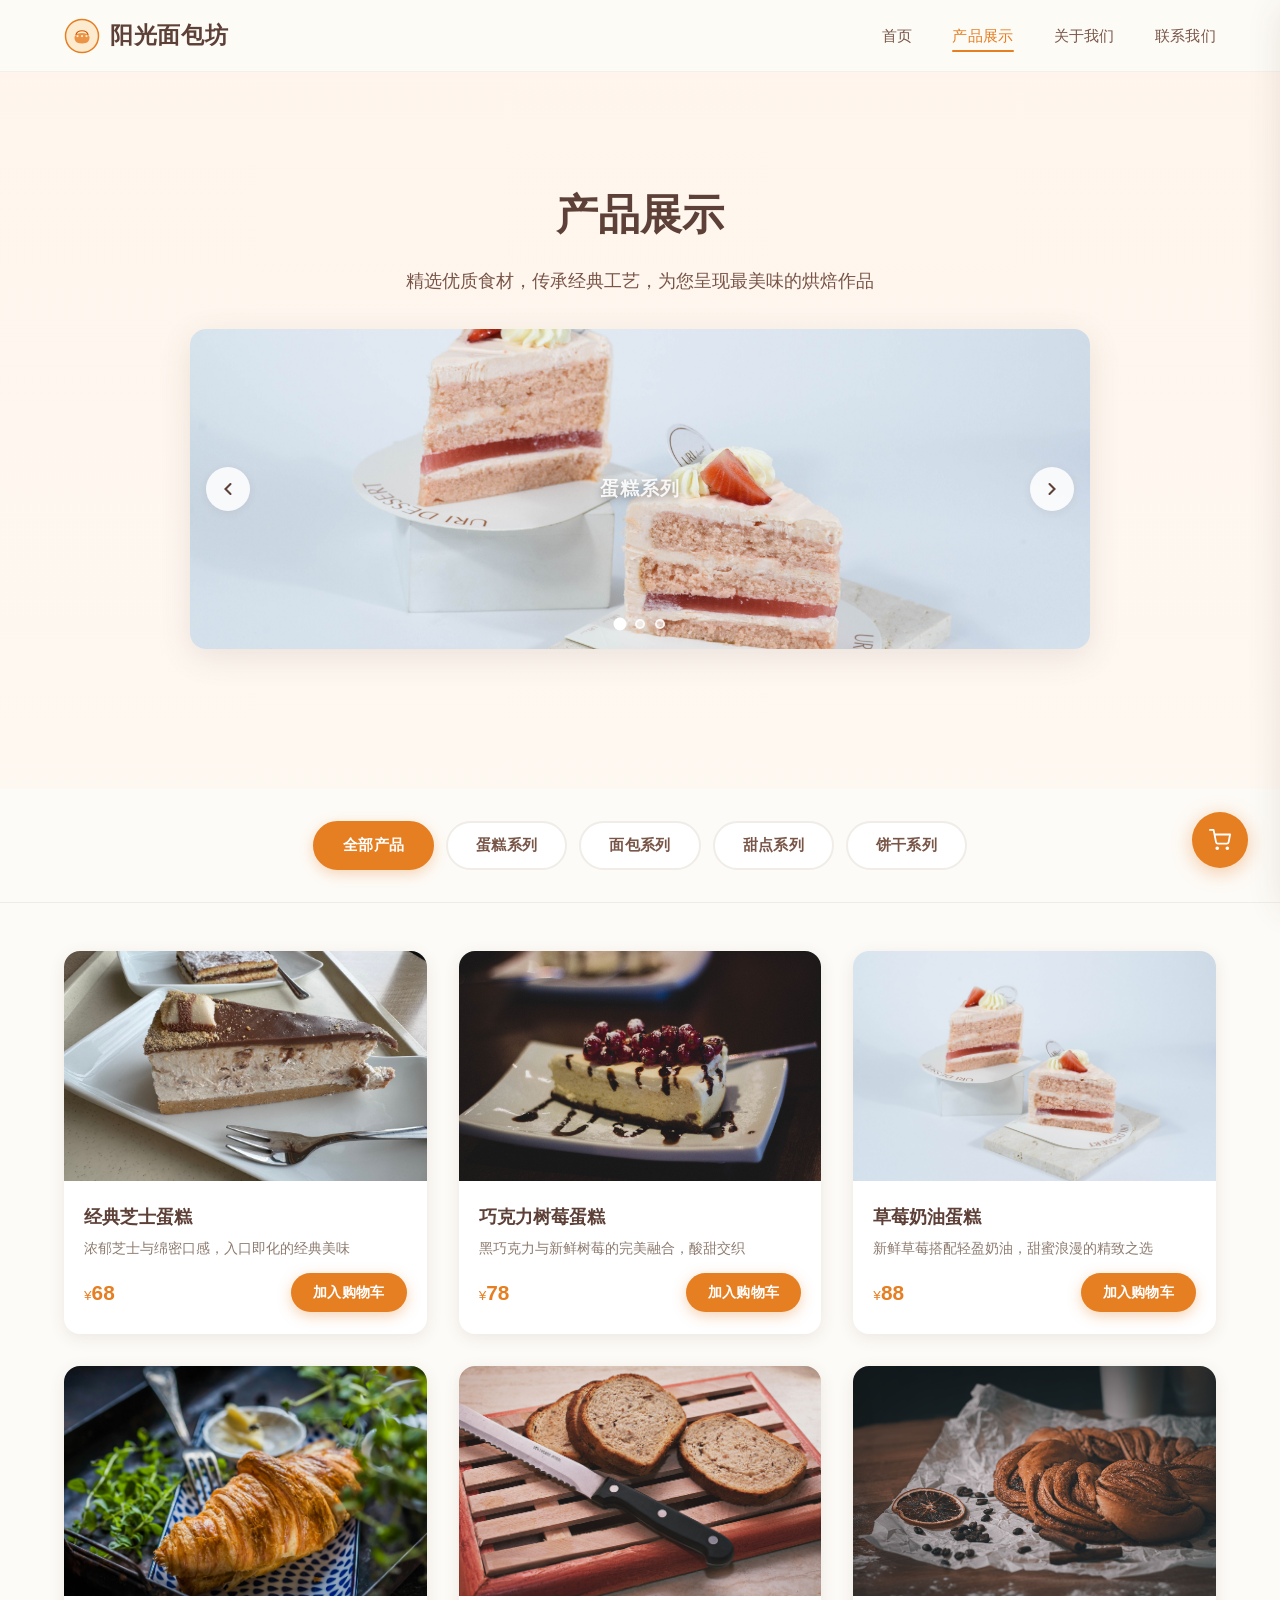
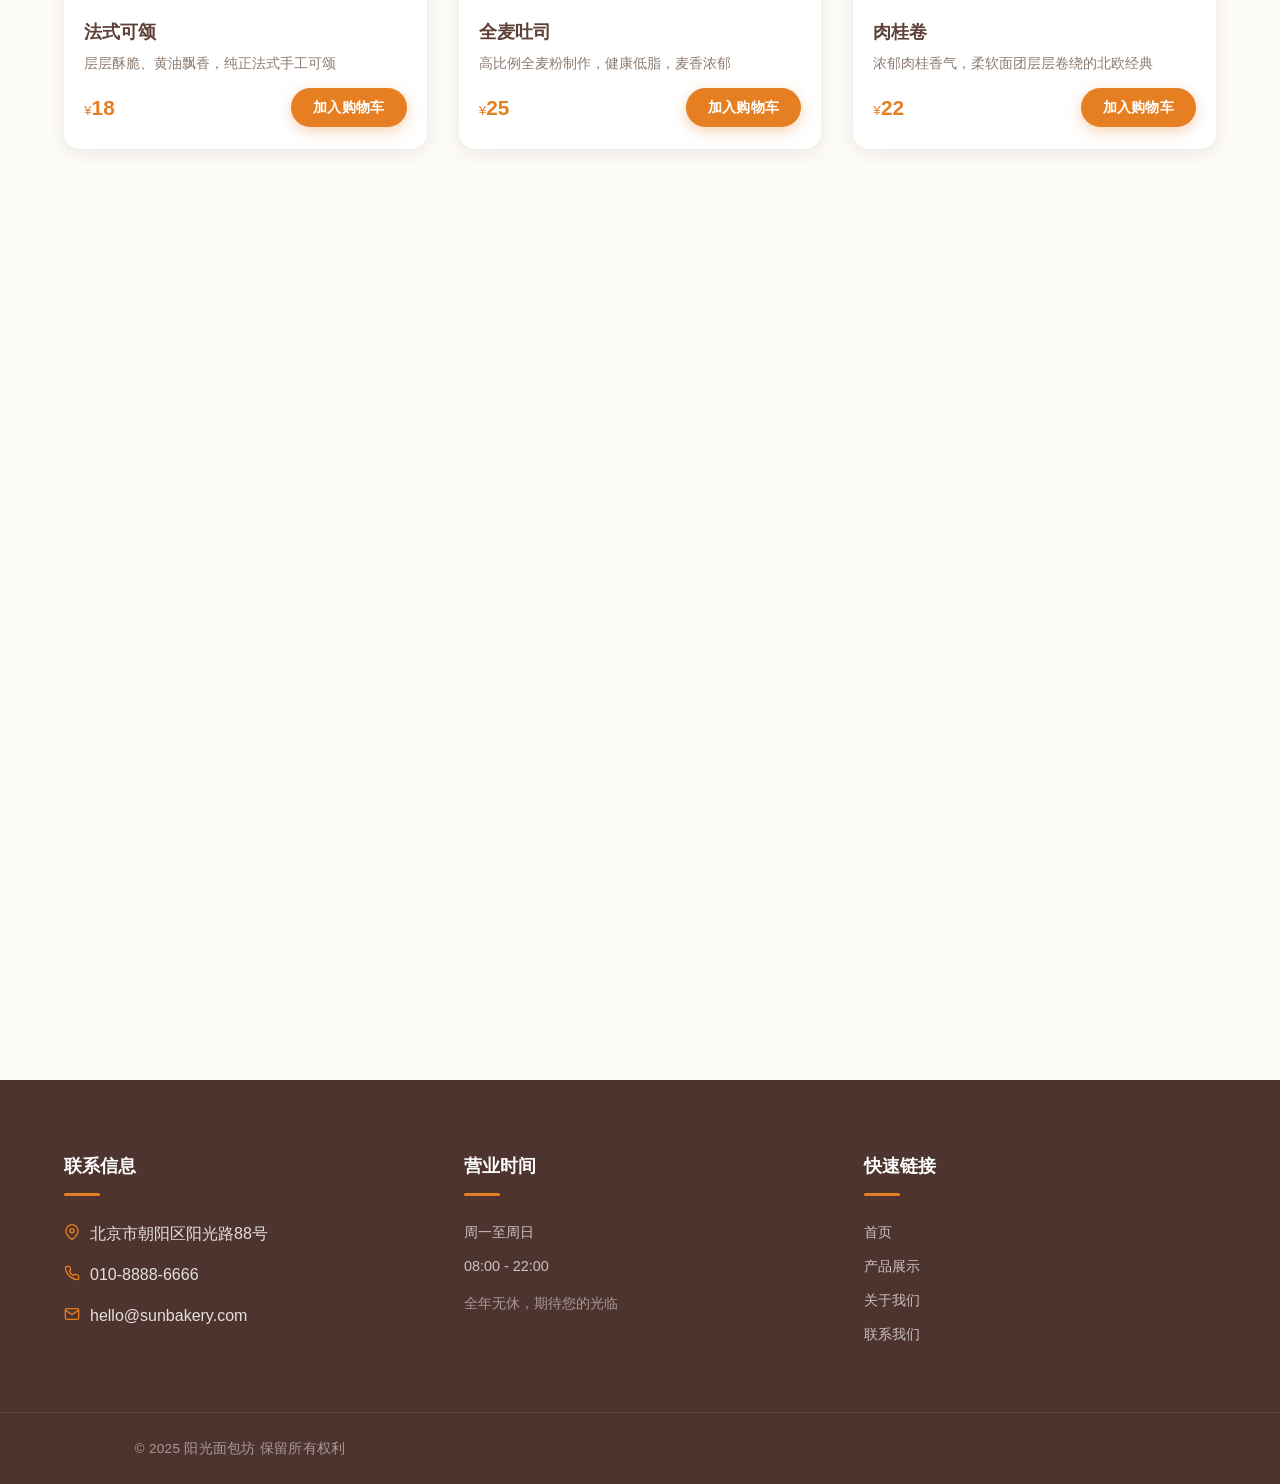
<file: products.html>
<!DOCTYPE html>
<html lang="zh-CN">
<head>
  <meta charset="UTF-8">
  <meta name="viewport" content="width=device-width, initial-scale=1.0">
  <title>阳光面包坊 - 产品展示</title>
  <link rel="stylesheet" href="css/style.css">
</head>
<body>

  <!-- 顶部导航栏 -->
  <header class="header" id="header">
    <div class="container">
      <a href="index.html" class="logo">
        <svg viewBox="0 0 48 48" fill="none" xmlns="http://www.w3.org/2000/svg">
          <circle cx="24" cy="24" r="22" fill="#FDEBD0" stroke="#E67E22" stroke-width="2"/>
          <path d="M14 26c0-2 2-6 10-6s10 4 10 6c0 4-2 8-10 8s-10-4-10-8z" fill="#E67E22" opacity="0.8"/>
          <path d="M16 22c1-3 3-5 8-5s7 2 8 5" stroke="#D35400" stroke-width="1.5" stroke-linecap="round"/>
          <circle cx="18" cy="24" r="1.5" fill="#FDEBD0"/>
          <circle cx="24" cy="24" r="1.5" fill="#FDEBD0"/>
          <circle cx="30" cy="24" r="1.5" fill="#FDEBD0"/>
        </svg>
        阳光面包坊
      </a>

      <button class="menu-toggle" id="menuToggle" aria-label="菜单">
        <svg viewBox="0 0 24 24" fill="none" stroke="currentColor" stroke-width="2" stroke-linecap="round">
          <line x1="3" y1="6" x2="21" y2="6"/>
          <line x1="3" y1="12" x2="21" y2="12"/>
          <line x1="3" y1="18" x2="21" y2="18"/>
        </svg>
      </button>

      <nav>
        <ul class="nav-list" id="navList">
          <li><a href="index.html">首页</a></li>
          <li><a href="products.html" class="active">产品展示</a></li>
          <li><a href="about.html">关于我们</a></li>
          <li><a href="contact.html">联系我们</a></li>
        </ul>
      </nav>
    </div>
  </header>

  <!-- 页面 Banner（含轮播） -->
  <section class="page-banner">
    <div class="container">
      <h1>产品展示</h1>
      <p>精选优质食材，传承经典工艺，为您呈现最美味的烘焙作品</p>

      <!-- 轮播 -->
      <div class="carousel" id="productCarousel">
        <div class="carousel-track" id="carouselTrack">
          <!-- 第1张 -->
          <div class="carousel-slide">
            <div class="image-wrap">
              <img src="images/20.jpg" alt="蛋糕系列">
              <span class="slide-label">蛋糕系列</span>
            </div>
          </div>
          <!-- 第2张 -->
          <div class="carousel-slide">
            <div class="image-wrap">
              <img src="images/10.jpg" alt="面包系列">
              <span class="slide-label">面包系列</span>
            </div>
          </div>
          <!-- 第3张 -->
          <div class="carousel-slide">
            <div class="image-wrap">
              <img src="images/12.jpg" alt="甜点系列">
              <span class="slide-label">甜点系列</span>
            </div>
          </div>
        </div>

        <!-- 左右箭头 -->
        <button class="carousel-btn carousel-prev" id="carouselPrev" aria-label="上一张">
          <svg viewBox="0 0 24 24" fill="none" stroke="currentColor" stroke-width="2.5" stroke-linecap="round"><polyline points="15 18 9 12 15 6"/></svg>
        </button>
        <button class="carousel-btn carousel-next" id="carouselNext" aria-label="下一张">
          <svg viewBox="0 0 24 24" fill="none" stroke="currentColor" stroke-width="2.5" stroke-linecap="round"><polyline points="9 18 15 12 9 6"/></svg>
        </button>

        <!-- 指示点 -->
        <div class="carousel-dots" id="carouselDots">
          <button class="dot active" data-index="0"></button>
          <button class="dot" data-index="1"></button>
          <button class="dot" data-index="2"></button>
        </div>
      </div>
    </div>
  </section>

  <!-- 分类筛选器 -->
  <div class="filter-section">
    <div class="container">
      <div class="filter-tabs" id="filterTabs">
        <button class="filter-tab active" data-filter="all">全部产品</button>
        <button class="filter-tab" data-filter="cake">蛋糕系列</button>
        <button class="filter-tab" data-filter="bread">面包系列</button>
        <button class="filter-tab" data-filter="dessert">甜点系列</button>
        <button class="filter-tab" data-filter="cookie">饼干系列</button>
      </div>
    </div>
  </div>

  <!-- 产品列表网格 -->
  <section class="products-section">
    <div class="container">
      <div class="product-grid" id="productGrid">

        <!-- 蛋糕系列 -->
        <div class="product-card" data-category="cake">
          <div class="card-img">
            <div class="image-wrap">
              <img src="images/12.jpg" alt="经典芝士蛋糕">
            </div>
          </div>
          <div class="card-body">
            <h3>经典芝士蛋糕</h3>
            <p class="desc">浓郁芝士与绵密口感，入口即化的经典美味</p>
            <div class="card-bottom">
              <div class="price"><span>¥</span>68</div>
              <button class="btn btn-primary btn-sm add-to-cart-btn">加入购物车</button>
            </div>
          </div>
        </div>

        <div class="product-card" data-category="cake">
          <div class="card-img">
            <div class="image-wrap">
              <img src="images/21.jpg" alt="巧克力树莓蛋糕">
            </div>
          </div>
          <div class="card-body">
            <h3>巧克力树莓蛋糕</h3>
            <p class="desc">黑巧克力与新鲜树莓的完美融合，酸甜交织</p>
            <div class="card-bottom">
              <div class="price"><span>¥</span>78</div>
              <button class="btn btn-primary btn-sm add-to-cart-btn">加入购物车</button>
            </div>
          </div>
        </div>

        <div class="product-card" data-category="cake">
          <div class="card-img">
            <div class="image-wrap">
              <img src="images/20.jpg" alt="草莓奶油蛋糕">
            </div>
          </div>
          <div class="card-body">
            <h3>草莓奶油蛋糕</h3>
            <p class="desc">新鲜草莓搭配轻盈奶油，甜蜜浪漫的精致之选</p>
            <div class="card-bottom">
              <div class="price"><span>¥</span>88</div>
              <button class="btn btn-primary btn-sm add-to-cart-btn">加入购物车</button>
            </div>
          </div>
        </div>

        <!-- 面包系列 -->
        <div class="product-card" data-category="bread">
          <div class="card-img">
            <div class="image-wrap">
              <img src="images/22.jpg" alt="法式可颂">
            </div>
          </div>
          <div class="card-body">
            <h3>法式可颂</h3>
            <p class="desc">层层酥脆、黄油飘香，纯正法式手工可颂</p>
            <div class="card-bottom">
              <div class="price"><span>¥</span>18</div>
              <button class="btn btn-primary btn-sm add-to-cart-btn">加入购物车</button>
            </div>
          </div>
        </div>

        <div class="product-card" data-category="bread">
          <div class="card-img">
            <div class="image-wrap">
              <img src="images/7.jpg" alt="全麦吐司">
            </div>
          </div>
          <div class="card-body">
            <h3>全麦吐司</h3>
            <p class="desc">高比例全麦粉制作，健康低脂，麦香浓郁</p>
            <div class="card-bottom">
              <div class="price"><span>¥</span>25</div>
              <button class="btn btn-primary btn-sm add-to-cart-btn">加入购物车</button>
            </div>
          </div>
        </div>

        <div class="product-card" data-category="bread">
          <div class="card-img">
            <div class="image-wrap">
              <img src="images/16.jpg" alt="肉桂卷">
            </div>
          </div>
          <div class="card-body">
            <h3>肉桂卷</h3>
            <p class="desc">浓郁肉桂香气，柔软面团层层卷绕的北欧经典</p>
            <div class="card-bottom">
              <div class="price"><span>¥</span>22</div>
              <button class="btn btn-primary btn-sm add-to-cart-btn">加入购物车</button>
            </div>
          </div>
        </div>

        <!-- 甜点系列 -->
        <div class="product-card" data-category="dessert">
          <div class="card-img">
            <div class="image-wrap">
              <img src="images/18.jpg" alt="巧克力马芬">
            </div>
          </div>
          <div class="card-body">
            <h3>巧克力马芬</h3>
            <p class="desc">香浓巧克力搭配松软蛋糕，甜蜜每一口</p>
            <div class="card-bottom">
              <div class="price"><span>¥</span>25</div>
              <button class="btn btn-primary btn-sm add-to-cart-btn">加入购物车</button>
            </div>
          </div>
        </div>

        <div class="product-card" data-category="dessert">
          <div class="card-img">
            <div class="image-wrap">
              <img src="images/11.jpg" alt="蓝莓马芬">
            </div>
          </div>
          <div class="card-body">
            <h3>蓝莓马芬</h3>
            <p class="desc">整颗蓝莓融入松软蛋糕，清新果香四溢</p>
            <div class="card-bottom">
              <div class="price"><span>¥</span>28</div>
              <button class="btn btn-primary btn-sm add-to-cart-btn">加入购物车</button>
            </div>
          </div>
        </div>

        <div class="product-card" data-category="dessert">
          <div class="card-img">
            <div class="image-wrap">
              <img src="images/9.jpg" alt="法式马卡龙">
            </div>
          </div>
          <div class="card-body">
            <h3>法式马卡龙</h3>
            <p class="desc">缤纷色彩、酥脆外壳，甜蜜内馅的精致法式甜点</p>
            <div class="card-bottom">
              <div class="price"><span>¥</span>35</div>
              <button class="btn btn-primary btn-sm add-to-cart-btn">加入购物车</button>
            </div>
          </div>
        </div>

        <!-- 饼干系列 -->
        <div class="product-card" data-category="cookie">
          <div class="card-img">
            <div class="image-wrap">
              <img src="images/15.jpg" alt="黄油曲奇">
            </div>
          </div>
          <div class="card-body">
            <h3>黄油曲奇</h3>
            <p class="desc">丹麦进口黄油制作，酥脆香甜的经典曲奇</p>
            <div class="card-bottom">
              <div class="price"><span>¥</span>32</div>
              <button class="btn btn-primary btn-sm add-to-cart-btn">加入购物车</button>
            </div>
          </div>
        </div>

        <div class="product-card" data-category="cookie">
          <div class="card-img">
            <div class="image-wrap">
              <img src="images/14.jpg" alt="燕麦饼干">
            </div>
          </div>
          <div class="card-body">
            <h3>燕麦饼干</h3>
            <p class="desc">低糖全谷物燕麦，健康美味兼得的营养饼干</p>
            <div class="card-bottom">
              <div class="price"><span>¥</span>28</div>
              <button class="btn btn-primary btn-sm add-to-cart-btn">加入购物车</button>
            </div>
          </div>
        </div>

        <div class="product-card" data-category="cookie">
          <div class="card-img">
            <div class="image-wrap">
              <img src="images/6.jpg" alt="巧克力曲奇">
            </div>
          </div>
          <div class="card-body">
            <h3>巧克力曲奇</h3>
            <p class="desc">比利时黑巧克力碎，浓郁可可香气的酥脆曲奇</p>
            <div class="card-bottom">
              <div class="price"><span>¥</span>35</div>
              <button class="btn btn-primary btn-sm add-to-cart-btn">加入购物车</button>
            </div>
          </div>
        </div>

      </div>
    </div>
  </section>

  <!-- 购物车侧边面板 -->
  <aside class="cart-panel" id="cartPanel">
    <div class="cart-panel__header">
      <h3 class="cart-panel__title">
        <svg class="cart-panel__title-icon" viewBox="0 0 24 24" fill="none" stroke="currentColor" stroke-width="2" stroke-linecap="round" stroke-linejoin="round">
          <circle cx="9" cy="21" r="1"/><circle cx="20" cy="21" r="1"/>
          <path d="M1 1h4l2.68 13.39a2 2 0 0 0 2 1.61h9.72a2 2 0 0 0 2-1.61L23 6H6"/>
        </svg>
        购物车
      </h3>
      <button class="cart-panel__close" id="cartClose" aria-label="关闭购物车">&times;</button>
    </div>

    <div class="cart-panel__items" id="cartItems">
      <!-- JS动态渲染 -->
    </div>

    <div class="cart-panel__footer">
      <div class="cart-panel__total">
        <span>合计：</span>
        <span class="cart-panel__total-price" id="cartTotal">¥0</span>
      </div>
      <div class="cart-panel__actions">
        <button class="btn btn-outline btn-sm" id="cartClear">清空购物车</button>
        <button class="btn btn-primary btn-sm" id="cartOrder">下单</button>
      </div>
    </div>
  </aside>

  <!-- 浮动购物车按钮 -->
  <button class="cart-float-btn" id="cartFloatBtn" aria-label="购物车">
    <svg viewBox="0 0 24 24" fill="none" stroke="currentColor" stroke-width="2" stroke-linecap="round" stroke-linejoin="round" width="22" height="22">
      <circle cx="9" cy="21" r="1"/><circle cx="20" cy="21" r="1"/>
      <path d="M1 1h4l2.68 13.39a2 2 0 0 0 2 1.61h9.72a2 2 0 0 0 2-1.61L23 6H6"/>
    </svg>
    <span class="cart-float-btn__count" id="cartFloatCount"></span>
  </button>

  <!-- 购物车遮罩 -->
  <div class="cart-overlay" id="cartOverlay"></div>

  <!-- 页脚 -->
  <footer class="footer">
    <div class="container">
      <div class="footer-col">
        <h4>联系信息</h4>
        <div class="contact-item">
          <svg viewBox="0 0 24 24" fill="none" stroke="currentColor" stroke-width="2">
            <path d="M21 10c0 7-9 13-9 13s-9-6-9-13a9 9 0 0118 0z"/>
            <circle cx="12" cy="10" r="3"/>
          </svg>
          <span>北京市朝阳区阳光路88号</span>
        </div>
        <div class="contact-item">
          <svg viewBox="0 0 24 24" fill="none" stroke="currentColor" stroke-width="2">
            <path d="M22 16.92v3a2 2 0 01-2.18 2 19.79 19.79 0 01-8.63-3.07 19.5 19.5 0 01-6-6 19.79 19.79 0 01-3.07-8.67A2 2 0 014.11 2h3a2 2 0 012 1.72c.127.96.361 1.903.7 2.81a2 2 0 01-.45 2.11L8.09 9.91a16 16 0 006 6l1.27-1.27a2 2 0 012.11-.45c.907.339 1.85.573 2.81.7A2 2 0 0122 16.92z"/>
          </svg>
          <span>010-8888-6666</span>
        </div>
        <div class="contact-item">
          <svg viewBox="0 0 24 24" fill="none" stroke="currentColor" stroke-width="2">
            <path d="M4 4h16c1.1 0 2 .9 2 2v12c0 1.1-.9 2-2 2H4c-1.1 0-2-.9-2-2V6c0-1.1.9-2 2-2z"/>
            <polyline points="22,6 12,13 2,6"/>
          </svg>
          <span>hello@sunbakery.com</span>
        </div>
      </div>
      <div class="footer-col">
        <h4>营业时间</h4>
        <p>周一至周日</p>
        <p>08:00 - 22:00</p>
        <p style="margin-top:12px;font-size:0.85rem;color:rgba(255,255,255,0.5);">全年无休，期待您的光临</p>
      </div>
      <div class="footer-col">
        <h4>快速链接</h4>
        <ul>
          <li><a href="index.html">首页</a></li>
          <li><a href="products.html">产品展示</a></li>
          <li><a href="about.html">关于我们</a></li>
          <li><a href="contact.html">联系我们</a></li>
        </ul>
      </div>
    </div>
    <div class="footer-bottom">
      <div class="container">
        <p>&copy; 2025 阳光面包坊 保留所有权利</p>
      </div>
    </div>
  </footer>

  <script src="js/main.js"></script>
</body>
</html>
</file>
<file: css/style.css>
/* 阳光面包坊 - 全站样式表 */
/* 配色：暖橙 #E67E22 | 米黄 #FDFBF7 | 深褐 #5D4037 | 金 #F4A460 */

/* --- CSS 变量 --- */
:root {
  --primary: #E67E22;
  --primary-dark: #D35400;
  --primary-light: #FAD7A1;
  --bg: #FDFBF7;
  --bg-alt: #FFF8F0;
  --bg-warm: #FFF5EC;
  --text-dark: #5D4037;
  --text-medium: #795548;
  --text-light: #8D7B6F;
  --text-muted: #A1887F;
  --accent: #F4A460;
  --accent-light: #FDEBD0;
  --white: #FFFFFF;
  --gray-light: #F0EDE8;
  --gray: #D7CCC8;
  --gray-dark: #4E342E;
  --shadow-sm: 0 2px 8px rgba(93, 64, 55, 0.08);
  --shadow: 0 4px 16px rgba(93, 64, 55, 0.10);
  --shadow-lg: 0 8px 32px rgba(93, 64, 55, 0.12);
  --shadow-hover: 0 8px 24px rgba(230, 126, 34, 0.18);
  --radius-sm: 8px;
  --radius: 12px;
  --radius-lg: 16px;
  --radius-xl: 24px;
  --transition: 0.3s cubic-bezier(0.4, 0, 0.2, 1);
  --font-heading: 'PingFang SC', 'Hiragino Sans GB', 'Microsoft YaHei', 'Noto Sans SC', sans-serif;
  --font-body: 'PingFang SC', 'Hiragino Sans GB', 'Microsoft YaHei', 'Noto Sans SC', sans-serif;
  --max-width: 1200px;
  --nav-height: 72px;
}

/* --- Reset --- */
*,
*::before,
*::after {
  margin: 0;
  padding: 0;
  box-sizing: border-box;
}

html {
  scroll-behavior: smooth;
  font-size: 16px;
}

body {
  font-family: var(--font-body);
  color: var(--text-dark);
  background-color: var(--bg);
  line-height: 1.7;
  -webkit-font-smoothing: antialiased;
  -moz-osx-font-smoothing: grayscale;
  min-height: 100vh;
}

a {
  text-decoration: none;
  color: inherit;
  transition: color var(--transition);
}

ul, ol {
  list-style: none;
}

img {
  max-width: 100%;
  display: block;
}

button {
  cursor: pointer;
  border: none;
  outline: none;
  font-family: inherit;
  font-size: inherit;
}

input, textarea, select {
  font-family: inherit;
  font-size: inherit;
  outline: none;
  border: none;
}

/* --- 通用容器 --- */
.container {
  width: 100%;
  max-width: var(--max-width);
  margin: 0 auto;
  padding: 0 24px;
}

/* --- 通用按钮 --- */
.btn {
  display: inline-flex;
  align-items: center;
  justify-content: center;
  gap: 8px;
  padding: 14px 32px;
  border-radius: 50px;
  font-weight: 600;
  font-size: 1rem;
  transition: all var(--transition);
  letter-spacing: 0.02em;
}

.btn-primary {
  background: var(--primary);
  color: var(--white);
  box-shadow: 0 4px 14px rgba(230, 126, 34, 0.35);
}

.btn-primary:hover {
  background: var(--primary-dark);
  box-shadow: 0 6px 20px rgba(230, 126, 34, 0.45);
  transform: translateY(-2px);
}

.btn-outline {
  background: transparent;
  color: var(--primary);
  border: 2px solid var(--primary);
}

.btn-outline:hover {
  background: var(--primary);
  color: var(--white);
  transform: translateY(-2px);
}

.btn-sm {
  padding: 10px 22px;
  font-size: 0.9rem;
}

.btn-lg {
  padding: 18px 42px;
  font-size: 1.1rem;
}

/* --- 通用区块标题 --- */
.section-title {
  text-align: center;
  margin-bottom: 56px;
}

.section-title h2 {
  font-family: var(--font-heading);
  font-size: 2.25rem;
  font-weight: 700;
  color: var(--text-dark);
  margin-bottom: 12px;
  letter-spacing: 0.03em;
}

.section-title .divider {
  width: 60px;
  height: 4px;
  background: var(--primary);
  border-radius: 2px;
  margin: 0 auto 16px;
}

.section-title p {
  font-size: 1.05rem;
  color: var(--text-light);
  max-width: 600px;
  margin: 0 auto;
  line-height: 1.6;
}

.image-wrap {
  overflow: hidden;
  border-radius: var(--radius);
}

.image-wrap img {
  width: 100%;
  height: 100%;
  object-fit: cover;
  display: block;
}

/* Hero 背景图 */
.hero-bg-img {
  position: absolute;
  inset: 0;
  width: 100%;
  height: 100%;
  object-fit: cover;
  z-index: 0;
  opacity: 0.6;
}

/* 导航栏 (Header) */
.header {
  position: fixed;
  top: 0;
  left: 0;
  right: 0;
  z-index: 1000;
  background: rgba(253, 251, 247, 0.92);
  backdrop-filter: blur(16px);
  -webkit-backdrop-filter: blur(16px);
  border-bottom: 1px solid rgba(93, 64, 55, 0.06);
  transition: all var(--transition);
  height: var(--nav-height);
}

.header.scrolled {
  box-shadow: var(--shadow-sm);
  background: rgba(253, 251, 247, 0.97);
}

.header .container {
  display: flex;
  align-items: center;
  justify-content: space-between;
  height: 100%;
}

.logo {
  display: flex;
  align-items: center;
  gap: 10px;
  font-family: var(--font-heading);
  font-size: 1.45rem;
  font-weight: 700;
  color: var(--text-dark);
  letter-spacing: 0.03em;
}

.logo svg {
  width: 36px;
  height: 36px;
}

.nav-list {
  display: flex;
  align-items: center;
  gap: 40px;
}

.nav-list a {
  font-weight: 500;
  color: var(--text-medium);
  font-size: 0.95rem;
  padding: 8px 0;
  position: relative;
  letter-spacing: 0.02em;
}

.nav-list a::after {
  content: '';
  position: absolute;
  bottom: 0;
  left: 0;
  width: 0;
  height: 2px;
  background: var(--primary);
  border-radius: 1px;
  transition: width var(--transition);
}

.nav-list a:hover,
.nav-list a.active {
  color: var(--primary);
}

.nav-list a:hover::after,
.nav-list a.active::after {
  width: 100%;
}

/* 移动端菜单按钮 */
.menu-toggle {
  display: none;
  background: none;
  border: none;
  padding: 8px;
  cursor: pointer;
  color: var(--text-dark);
}

.menu-toggle svg {
  width: 28px;
  height: 28px;
}

/* 首页 - Hero 海报区 */
.hero {
  position: relative;
  min-height: 100vh;
  display: flex;
  align-items: center;
  justify-content: center;
  text-align: center;
  overflow: hidden;
  margin-top: 0;
  padding-top: var(--nav-height);
}

.hero-bg {
  position: absolute;
  inset: 0;
  background: linear-gradient(160deg, #FFF5EC 0%, #FDEBD0 25%, #FAD7A1 50%, #F5CBA0 75%, #EDBB8A 100%);
  z-index: 0;
}

.hero-bg::before {
  content: '';
  position: absolute;
  top: -50%;
  right: -30%;
  width: 80%;
  height: 150%;
  background: radial-gradient(ellipse, rgba(255,255,255,0.3) 0%, transparent 70%);
  transform: rotate(-15deg);
}

.hero .container {
  position: relative;
  z-index: 1;
  padding-top: 40px;
  padding-bottom: 60px;
}

.hero h1 {
  font-family: var(--font-heading);
  font-size: 3.6rem;
  font-weight: 800;
  color: var(--text-dark);
  letter-spacing: 0.05em;
  margin-bottom: 20px;
  line-height: 1.2;
}

.hero .subtitle {
  font-size: 1.2rem;
  color: var(--text-medium);
  max-width: 560px;
  margin: 0 auto 44px;
  line-height: 1.7;
  letter-spacing: 0.03em;
}

.hero-bread-icon {
  display: inline-block;
  margin-bottom: 24px;
  animation: float 3s ease-in-out infinite;
}

@keyframes float {
  0%, 100% { transform: translateY(0); }
  50% { transform: translateY(-12px); }
}

/* 首页 - 特色产品推荐 */
.featured-products {
  padding: 100px 0;
  background: var(--bg);
}

.featured-grid {
  display: grid;
  grid-template-columns: repeat(3, 1fr);
  gap: 32px;
}

.product-card {
  background: var(--white);
  border-radius: var(--radius-lg);
  overflow: hidden;
  box-shadow: var(--shadow);
  transition: all var(--transition);
}

.product-card:hover {
  transform: translateY(-8px);
  box-shadow: var(--shadow-hover);
}

.product-card .card-img {
  width: 100%;
  height: 200px;
  overflow: hidden;
}

.product-card .card-img .image-wrap {
  width: 100%;
  height: 100%;
  border-radius: 0;
}

.product-card .card-body {
  padding: 20px 20px 22px;
  text-align: left;
}

.product-card .card-body h3 {
  font-family: var(--font-heading);
  font-size: 1.15rem;
  font-weight: 600;
  color: var(--text-dark);
  margin-bottom: 6px;
}

.product-card .card-body .desc {
  font-size: 0.88rem;
  color: var(--text-light);
  margin-bottom: 14px;
  line-height: 1.5;
}

.product-card .card-body .card-bottom {
  display: flex;
  align-items: center;
  justify-content: space-between;
}

.product-card .card-body .price {
  font-size: 1.3rem;
  font-weight: 700;
  color: var(--primary);
}

.product-card .card-body .price span {
  font-size: 0.85rem;
  font-weight: 500;
}

/* 首页 - 关于我们简介 */
.about-brief {
  padding: 100px 0;
  background: var(--bg-alt);
}

.about-brief .container {
  display: grid;
  grid-template-columns: 1fr 1fr;
  gap: 64px;
  align-items: center;
}

.about-brief .about-text h2 {
  font-family: var(--font-heading);
  font-size: 2rem;
  font-weight: 700;
  color: var(--text-dark);
  margin-bottom: 24px;
  line-height: 1.3;
}

.about-brief .about-text p {
  font-size: 1rem;
  color: var(--text-medium);
  line-height: 1.8;
  margin-bottom: 16px;
}

.about-brief .about-text .link-more {
  display: inline-flex;
  align-items: center;
  gap: 6px;
  color: var(--primary);
  font-weight: 600;
  font-size: 0.95rem;
  margin-top: 12px;
  transition: gap var(--transition);
}

.about-brief .about-text .link-more:hover {
  gap: 12px;
}

.about-brief .about-img {
  border-radius: var(--radius-lg);
  overflow: hidden;
  box-shadow: var(--shadow-lg);
}

.about-brief .about-img .image-wrap {
  width: 100%;
  height: 380px;
}

/* 页面顶部 Banner（产品/关于/联系） */
.page-banner {
  padding: 180px 0 140px;
  background: var(--bg-warm);
  text-align: center;
  position: relative;
  overflow: hidden;
}

.page-banner::before {
  content: '';
  position: absolute;
  top: 0;
  left: 0;
  right: 0;
  bottom: 0;
  background: linear-gradient(180deg, rgba(253,251,247,0) 0%, rgba(253,251,247,0.5) 100%);
  pointer-events: none;
}

.page-banner.about-banner {
  background: linear-gradient(135deg, #FDEBD0 0%, #FAD7A1 40%, #F5CBA0 100%);
  position: relative;
}

.page-banner.about-banner::after {
  content: '';
  position: absolute;
  inset: 0;
  background:
    radial-gradient(circle at 30% 50%, rgba(255,255,255,0.15) 0%, transparent 50%),
    radial-gradient(circle at 70% 30%, rgba(255,255,255,0.1) 0%, transparent 40%);
  pointer-events: none;
}

.page-banner h1 {
  font-family: var(--font-heading);
  font-size: 2.6rem;
  font-weight: 700;
  color: var(--text-dark);
  margin-bottom: 16px;
  position: relative;
  z-index: 1;
}

.page-banner p {
  font-size: 1.1rem;
  color: var(--text-medium);
  max-width: 560px;
  margin: 0 auto;
  position: relative;
  z-index: 1;
}

/* Banner轮播 */
.carousel {
  position: relative;
  width: 100%;
  max-width: 900px;
  margin: 32px auto 0;
  border-radius: var(--radius-lg);
  overflow: hidden;
  box-shadow: var(--shadow-lg);
  z-index: 1;
}

.carousel-track {
  display: flex;
  transition: transform 0.5s cubic-bezier(0.4, 0, 0.2, 1);
}

.carousel-slide {
  min-width: 100%;
  height: 320px;
}

.carousel-slide .image-wrap {
  width: 100%;
  height: 100%;
  border-radius: 0;
  position: relative;
}

.carousel-slide .image-wrap img {
  position: absolute;
  inset: 0;
  width: 100%;
  height: 100%;
  object-fit: cover;
  z-index: 1;
}

.carousel-slide .slide-label {
  font-size: 1.2rem;
  color: rgba(255,255,255,0.9);
  font-weight: 600;
  letter-spacing: 0.04em;
  position: absolute;
  z-index: 2;
  text-shadow: 0 2px 8px rgba(0,0,0,0.4);
  top: 50%;
  left: 50%;
  transform: translate(-50%, -50%);
}

.carousel-btn {
  position: absolute;
  top: 50%;
  transform: translateY(-50%);
  width: 44px;
  height: 44px;
  border-radius: 50%;
  background: rgba(255,255,255,0.85);
  border: none;
  cursor: pointer;
  display: flex;
  align-items: center;
  justify-content: center;
  color: var(--text-dark);
  box-shadow: var(--shadow-sm);
  transition: all var(--transition);
  z-index: 2;
}

.carousel-btn:hover {
  background: var(--white);
  box-shadow: var(--shadow);
}

.carousel-btn svg {
  width: 20px;
  height: 20px;
}

.carousel-prev {
  left: 16px;
}

.carousel-next {
  right: 16px;
}

.carousel-dots {
  position: absolute;
  bottom: 20px;
  left: 50%;
  transform: translateX(-50%);
  display: flex;
  gap: 10px;
  z-index: 2;
}

.carousel-dots .dot {
  width: 10px;
  height: 10px;
  border-radius: 50%;
  background: rgba(255,255,255,0.5);
  border: 2px solid rgba(255,255,255,0.8);
  cursor: pointer;
  transition: all var(--transition);
  padding: 0;
}

.carousel-dots .dot.active {
  background: var(--white);
  border-color: var(--white);
  transform: scale(1.3);
}

/* 产品卡片展开详情 */
.product-card {
  position: relative;
}

.card-expand {
  position: absolute;
  inset: 0;
  background: rgba(253, 251, 247, 0.97);
  backdrop-filter: blur(12px);
  border-radius: var(--radius-lg);
  display: flex;
  flex-direction: column;
  align-items: center;
  justify-content: center;
  text-align: center;
  padding: 32px 24px;
  opacity: 0;
  pointer-events: none;
  transition: all 0.35s cubic-bezier(0.4, 0, 0.2, 1);
  z-index: 10;
}

.product-card.expanded .card-expand {
  opacity: 1;
  pointer-events: auto;
}

.card-expand .expand-close {
  position: absolute;
  top: 12px;
  right: 12px;
  width: 32px;
  height: 32px;
  border-radius: 50%;
  background: var(--gray-light);
  border: none;
  cursor: pointer;
  display: flex;
  align-items: center;
  justify-content: center;
  color: var(--text-dark);
  transition: all var(--transition);
}

.card-expand .expand-close:hover {
  background: var(--primary);
  color: var(--white);
}

.card-expand h3 {
  font-size: 1.3rem;
  color: var(--text-dark);
  margin-bottom: 8px;
}

.card-expand .expand-price {
  font-size: 1.5rem;
  font-weight: 700;
  color: var(--primary);
  margin-bottom: 16px;
}

.card-expand .expand-desc {
  font-size: 0.95rem;
  color: var(--text-medium);
  line-height: 1.7;
  max-width: 260px;
  margin-bottom: 20px;
}

.card-expand .expand-detail {
  font-size: 0.85rem;
  color: var(--text-light);
  line-height: 1.6;
  margin-bottom: 20px;
}

/* 产品展示页 - 分类筛选器 */
.filter-section {
  padding: 32px 0;
  background: var(--bg);
  position: sticky;
  top: var(--nav-height);
  z-index: 100;
  border-bottom: 1px solid var(--gray-light);
}

.filter-tabs {
  display: flex;
  justify-content: center;
  gap: 12px;
  flex-wrap: wrap;
}

.filter-tab {
  padding: 12px 28px;
  border-radius: 50px;
  font-size: 0.95rem;
  font-weight: 600;
  color: var(--text-medium);
  background: var(--white);
  border: 2px solid var(--gray-light);
  transition: all var(--transition);
  cursor: pointer;
  letter-spacing: 0.02em;
}

.filter-tab:hover {
  border-color: var(--primary-light);
  color: var(--primary);
}

.filter-tab.active {
  background: var(--primary);
  color: var(--white);
  border-color: var(--primary);
  box-shadow: 0 4px 14px rgba(230, 126, 34, 0.3);
}

/* 产品展示页 - 产品网格 */
.products-section {
  padding: 48px 0 100px;
  background: var(--bg);
}

.product-grid {
  display: grid;
  grid-template-columns: repeat(3, 1fr);
  gap: 32px;
}

.product-grid .product-card {
  /* 继承 .product-card 样式 */
}

.product-grid .product-card .card-img {
  height: 230px;
}

.product-grid .product-card .card-img .image-wrap {
  width: 100%;
  height: 100%;
  border-radius: 0;
}

/* 关于我们 - 我们的故事 */
.our-story {
  padding: 100px 0;
  background: var(--bg);
}

.our-story .container {
  display: grid;
  grid-template-columns: 1fr 1fr;
  gap: 64px;
  align-items: center;
}

.our-story .story-text h2 {
  font-family: var(--font-heading);
  font-size: 2rem;
  font-weight: 700;
  color: var(--text-dark);
  margin-bottom: 24px;
}

.our-story .story-text p {
  font-size: 1rem;
  color: var(--text-medium);
  line-height: 1.8;
  margin-bottom: 16px;
}

.our-story .story-img .image-wrap {
  width: 100%;
  height: 420px;
  border-radius: var(--radius-lg);
}

/* 关于我们 - 我们的团队 */
.our-team {
  padding: 100px 0;
  background: var(--bg-alt);
}

.team-grid {
  display: grid;
  grid-template-columns: repeat(3, 1fr);
  gap: 40px;
}

.team-card {
  text-align: center;
}

.team-card .avatar {
  width: 180px;
  height: 180px;
  border-radius: 50%;
  margin: 0 auto 24px;
  overflow: hidden;
  box-shadow: var(--shadow);
  transition: all var(--transition);
}

.team-card:hover .avatar {
  transform: scale(1.05);
  box-shadow: var(--shadow-lg);
}

.team-card .avatar .image-wrap {
  width: 100%;
  height: 100%;
  border-radius: 50%;
}

.team-card h3 {
  font-size: 1.15rem;
  font-weight: 600;
  color: var(--text-dark);
  margin-bottom: 6px;
}

.team-card .role {
  font-size: 0.9rem;
  color: var(--primary);
  font-weight: 500;
  margin-bottom: 12px;
}

.team-card .bio {
  font-size: 0.9rem;
  color: var(--text-light);
  line-height: 1.6;
  max-width: 280px;
  margin: 0 auto;
}

/* 关于我们 - 我们的理念 */
.our-philosophy {
  padding: 100px 0;
  background: var(--bg);
}

.philosophy-grid {
  display: grid;
  grid-template-columns: repeat(3, 1fr);
  gap: 40px;
}

.philosophy-card {
  text-align: center;
  padding: 48px 32px;
  background: var(--white);
  border-radius: var(--radius-lg);
  box-shadow: var(--shadow-sm);
  transition: all var(--transition);
}

.philosophy-card:hover {
  transform: translateY(-6px);
  box-shadow: var(--shadow);
}

.philosophy-card .icon-circle {
  width: 80px;
  height: 80px;
  border-radius: 50%;
  background: var(--accent-light);
  display: flex;
  align-items: center;
  justify-content: center;
  margin: 0 auto 24px;
  transition: all var(--transition);
}

.philosophy-card:hover .icon-circle {
  background: var(--primary);
}

.philosophy-card:hover .icon-circle svg {
  color: var(--white);
}

.philosophy-card .icon-circle svg {
  width: 36px;
  height: 36px;
  color: var(--primary);
  transition: color var(--transition);
}

.philosophy-card h3 {
  font-size: 1.15rem;
  font-weight: 600;
  color: var(--text-dark);
  margin-bottom: 10px;
}

.philosophy-card p {
  font-size: 0.9rem;
  color: var(--text-light);
  line-height: 1.6;
}

/* 关于我们 - 发展历程（时间轴） */
.timeline-section {
  padding: 100px 0;
  background: var(--bg-alt);
}

.timeline {
  position: relative;
  max-width: 900px;
  margin: 0 auto;
  padding: 20px 0;
}

.timeline::before {
  content: '';
  position: absolute;
  top: 0;
  bottom: 0;
  left: 50%;
  width: 3px;
  background: linear-gradient(180deg, var(--primary-light), var(--primary), var(--primary-light));
  border-radius: 2px;
  transform: translateX(-50%);
}

.timeline-item {
  position: relative;
  margin-bottom: 64px;
  display: flex;
  align-items: flex-start;
}

.timeline-item:nth-child(odd) {
  flex-direction: row;
}

.timeline-item:nth-child(even) {
  flex-direction: row-reverse;
}

.timeline-item .timeline-dot {
  position: absolute;
  left: 50%;
  top: 8px;
  width: 18px;
  height: 18px;
  background: var(--primary);
  border-radius: 50%;
  transform: translateX(-50%);
  border: 4px solid var(--bg-alt);
  box-shadow: 0 0 0 4px var(--primary-light);
  z-index: 1;
}

.timeline-item .timeline-content {
  width: 44%;
  padding: 28px;
  background: var(--white);
  border-radius: var(--radius-lg);
  box-shadow: var(--shadow-sm);
  transition: all var(--transition);
}

.timeline-item:hover .timeline-content {
  box-shadow: var(--shadow);
  transform: translateY(-4px);
}

.timeline-item:nth-child(odd) .timeline-content {
  margin-right: auto;
}

.timeline-item:nth-child(even) .timeline-content {
  margin-left: auto;
}

.timeline-content .year {
  display: inline-block;
  padding: 6px 18px;
  background: var(--primary);
  color: var(--white);
  border-radius: 50px;
  font-size: 0.9rem;
  font-weight: 700;
  letter-spacing: 0.03em;
  margin-bottom: 14px;
}

.timeline-content h3 {
  font-size: 1.15rem;
  font-weight: 600;
  color: var(--text-dark);
  margin-bottom: 8px;
}

.timeline-content p {
  font-size: 0.9rem;
  color: var(--text-light);
  line-height: 1.6;
}

/* 联系我们 - 联系方式卡片 */
.contact-info-cards {
  padding: 80px 0;
  background: var(--bg);
}

.contact-cards-grid {
  display: grid;
  grid-template-columns: repeat(3, 1fr);
  gap: 32px;
}

.contact-card {
  background: var(--white);
  border-radius: var(--radius-lg);
  padding: 40px 32px;
  text-align: center;
  box-shadow: var(--shadow-sm);
  transition: all var(--transition);
}

.contact-card:hover {
  transform: translateY(-6px);
  box-shadow: var(--shadow);
}

.contact-card .contact-icon {
  width: 72px;
  height: 72px;
  border-radius: 50%;
  background: var(--accent-light);
  display: flex;
  align-items: center;
  justify-content: center;
  margin: 0 auto 20px;
  transition: all var(--transition);
}

.contact-card:hover .contact-icon {
  background: var(--primary);
}

.contact-card:hover .contact-icon svg {
  color: var(--white);
}

.contact-card .contact-icon svg {
  width: 32px;
  height: 32px;
  color: var(--primary);
  transition: color var(--transition);
}

.contact-card h3 {
  font-size: 1.1rem;
  font-weight: 600;
  color: var(--text-dark);
  margin-bottom: 10px;
}

.contact-card p {
  font-size: 0.9rem;
  color: var(--text-light);
  line-height: 1.6;
}

/* 联系我们 - 留言表单 + 地图 */
.contact-interaction {
  padding: 0 0 100px;
  background: var(--bg);
}

.contact-interaction .container {
  display: grid;
  grid-template-columns: 1fr 1fr;
  gap: 48px;
  align-items: stretch;
}

/* 表单两列布局 */
.form-row {
  display: grid;
  grid-template-columns: 1fr 1fr;
  gap: 20px;
}

.contact-form {
  background: var(--white);
  padding: 40px;
  border-radius: var(--radius-lg);
  box-shadow: var(--shadow-sm);
}

.contact-form h3 {
  font-size: 1.4rem;
  font-weight: 600;
  color: var(--text-dark);
  margin-bottom: 28px;
}

.form-group {
  margin-bottom: 20px;
}

.form-group label {
  display: block;
  font-size: 0.9rem;
  font-weight: 500;
  color: var(--text-medium);
  margin-bottom: 8px;
  letter-spacing: 0.02em;
}

.form-group input,
.form-group select,
.form-group textarea {
  width: 100%;
  padding: 14px 18px;
  border: 2px solid var(--gray-light);
  border-radius: var(--radius-sm);
  font-size: 0.95rem;
  color: var(--text-dark);
  background: var(--bg);
  transition: all var(--transition);
}

.form-group input:focus,
.form-group select:focus,
.form-group textarea:focus {
  border-color: var(--primary);
  background: var(--white);
  box-shadow: 0 0 0 4px rgba(230, 126, 34, 0.08);
}

.form-group textarea {
  resize: vertical;
  min-height: 140px;
}

.form-group select {
  appearance: none;
  background-image: url("data:image/svg+xml,%3Csvg xmlns='http://www.w3.org/2000/svg' width='12' height='12' viewBox='0 0 24 24' fill='none' stroke='%23795548' stroke-width='2'%3E%3Cpath d='M6 9l6 6 6-6'/%3E%3C/svg%3E");
  background-repeat: no-repeat;
  background-position: right 16px center;
  padding-right: 44px;
}

.contact-map-area {
  display: flex;
  flex-direction: column;
  gap: 20px;
  height: 100%;
}

.map-container {
  width: 100%;
  flex: 1;
  min-height: 280px;
  border-radius: var(--radius-lg);
  overflow: hidden;
  box-shadow: var(--shadow-sm);
  background: var(--gray-light);
  display: flex;
  align-items: center;
  justify-content: center;
  position: relative;
}

.map-container .image-wrap {
  width: 100%;
  height: 100%;
  border-radius: 0;
}

.transport-info {
  background: var(--bg-alt);
  padding: 28px;
  border-radius: var(--radius-lg);
}

.transport-info h4 {
  font-size: 1.05rem;
  font-weight: 600;
  color: var(--text-dark);
  margin-bottom: 16px;
  display: flex;
  align-items: center;
  gap: 8px;
}

.transport-info h4 svg {
  width: 20px;
  height: 20px;
  color: var(--primary);
}

.transport-info .transport-item {
  display: flex;
  align-items: flex-start;
  gap: 10px;
  margin-bottom: 12px;
  font-size: 0.9rem;
  color: var(--text-medium);
  line-height: 1.5;
}

.transport-info .transport-item svg {
  width: 16px;
  height: 16px;
  color: var(--primary);
  flex-shrink: 0;
  margin-top: 3px;
}

/* 联系我们 - 营业时间 */
.business-hours {
  padding: 0 0 100px;
  background: var(--bg);
}

.hours-grid {
  display: grid;
  grid-template-columns: repeat(3, 1fr);
  gap: 32px;
}

.hours-card {
  background: var(--white);
  padding: 36px 28px;
  border-radius: var(--radius-lg);
  box-shadow: var(--shadow-sm);
  text-align: center;
  border-top: 4px solid var(--primary);
  transition: all var(--transition);
}

.hours-card:hover {
  transform: translateY(-6px);
  box-shadow: var(--shadow);
}

.hours-card h3 {
  font-size: 1.08rem;
  font-weight: 600;
  color: var(--text-dark);
  margin-bottom: 16px;
}

.hours-card .time-text {
  font-size: 1.2rem;
  font-weight: 700;
  color: var(--primary);
  margin-bottom: 8px;
}

.hours-card .time-detail {
  font-size: 0.9rem;
  color: var(--text-light);
  line-height: 1.6;
}

/* 页脚 (Footer) */
.footer {
  background: var(--gray-dark);
  color: rgba(255, 255, 255, 0.85);
  padding: 72px 0 0;
}

.footer .container {
  display: grid;
  grid-template-columns: repeat(3, 1fr);
  gap: 48px;
}

.footer-col h4 {
  font-size: 1.1rem;
  font-weight: 600;
  color: var(--white);
  margin-bottom: 24px;
  position: relative;
  padding-bottom: 14px;
}

.footer-col h4::after {
  content: '';
  position: absolute;
  bottom: 0;
  left: 0;
  width: 36px;
  height: 3px;
  background: var(--primary);
  border-radius: 2px;
}

.footer-col p,
.footer-col li {
  font-size: 0.9rem;
  line-height: 1.8;
  color: rgba(255, 255, 255, 0.7);
  margin-bottom: 8px;
}

.footer-col a {
  color: rgba(255, 255, 255, 0.7);
  transition: color var(--transition);
}

.footer-col a:hover {
  color: var(--primary);
}

.footer-col .contact-item {
  display: flex;
  align-items: flex-start;
  gap: 10px;
  margin-bottom: 14px;
}

.footer-col .contact-item svg {
  width: 16px;
  height: 16px;
  color: var(--primary);
  flex-shrink: 0;
  margin-top: 4px;
}

.footer-bottom {
  border-top: 1px solid rgba(255, 255, 255, 0.08);
  margin-top: 56px;
  padding: 24px 0;
  text-align: center;
}

.footer-bottom p {
  font-size: 0.85rem;
  color: rgba(255, 255, 255, 0.5);
  letter-spacing: 0.02em;
}

/* 动画 */
.fade-up {
  opacity: 0;
  transform: translateY(40px);
  transition: opacity 0.7s ease, transform 0.7s ease;
}

.fade-up.visible {
  opacity: 1;
  transform: translateY(0);
}

/* 响应式设计 */

/* --- 平板 (< 1024px) --- */
@media (max-width: 1024px) {
  :root {
    --nav-height: 64px;
  }

  .hero h1 {
    font-size: 2.8rem;
  }

  .hero .subtitle {
    font-size: 1.05rem;
  }

  .featured-grid,
  .product-grid {
    grid-template-columns: repeat(2, 1fr);
    gap: 24px;
  }

  .about-brief .container {
    gap: 40px;
  }

  .about-brief .about-img .image-wrap {
    height: 300px;
  }

  .our-story .container {
    gap: 40px;
  }

  .our-story .story-img .image-wrap {
    height: 340px;
  }

  .team-grid {
    gap: 28px;
  }

  .philosophy-grid {
    gap: 24px;
  }

  .contact-interaction .container {
    grid-template-columns: 1fr;
    gap: 40px;
  }

  .footer .container {
    grid-template-columns: repeat(2, 1fr);
    gap: 36px;
  }
}

/* --- 手机 (< 768px) --- */
@media (max-width: 768px) {
  :root {
    --nav-height: 60px;
  }

  .container {
    padding: 0 18px;
  }

  /* 导航 - 移动端 */
  .menu-toggle {
    display: flex;
    align-items: center;
    justify-content: center;
  }

  .nav-list {
    position: fixed;
    top: var(--nav-height);
    left: 0;
    right: 0;
    background: rgba(253, 251, 247, 0.98);
    backdrop-filter: blur(20px);
    flex-direction: column;
    gap: 0;
    padding: 8px 0;
    border-bottom: 1px solid var(--gray-light);
    box-shadow: var(--shadow-lg);
    transform: translateY(-120%);
    opacity: 0;
    transition: all 0.35s cubic-bezier(0.4, 0, 0.2, 1);
    pointer-events: none;
  }

  .nav-list.open {
    transform: translateY(0);
    opacity: 1;
    pointer-events: auto;
  }

  .nav-list a {
    display: block;
    padding: 14px 24px;
    text-align: center;
    font-size: 1rem;
    border-bottom: 1px solid rgba(93, 64, 55, 0.04);
  }

  .nav-list a::after {
    display: none;
  }

  /* Hero */
  .hero {
    min-height: 90vh;
  }

  .hero h1 {
    font-size: 2rem;
  }

  .hero .subtitle {
    font-size: 0.95rem;
    padding: 0 16px;
  }

  /* 特色产品 */
  .featured-products,
  .about-brief,
  .our-story,
  .our-team,
  .our-philosophy,
  .timeline-section,
  .contact-info-cards,
  .contact-interaction,
  .business-hours,
  .products-section {
    padding: 64px 0;
  }

  .featured-grid,
  .product-grid {
    grid-template-columns: 1fr;
    max-width: 420px;
    margin: 0 auto;
    gap: 20px;
  }

  .section-title h2 {
    font-size: 1.7rem;
  }

  /* 关于简介 */
  .about-brief .container {
    grid-template-columns: 1fr;
    gap: 32px;
  }

  .about-brief .about-img {
    order: -1;
  }

  .about-brief .about-img .image-wrap {
    height: 260px;
  }

  /* 页面 Banner */
  .page-banner {
    padding: 100px 0 60px;
  }

  .page-banner h1 {
    font-size: 1.9rem;
  }

  .page-banner p {
    font-size: 0.95rem;
    padding: 0 12px;
  }

  /* 筛选器 */
  .filter-tabs {
    gap: 8px;
    padding: 0 12px;
  }

  .filter-tab {
    padding: 10px 20px;
    font-size: 0.85rem;
  }

  /* 轮播 */
  .carousel {
    max-width: 100%;
    margin: 24px 18px 0;
  }

  .carousel-slide {
    height: 220px;
  }

  /* 故事 */
  .our-story .container {
    grid-template-columns: 1fr;
    gap: 32px;
  }

  .our-story .story-img .image-wrap {
    height: 280px;
  }

  .our-story .story-img {
    order: -1;
  }

  /* 团队 */
  .team-grid {
    grid-template-columns: 1fr;
    max-width: 320px;
    margin: 0 auto;
    gap: 36px;
  }

  /* 理念 */
  .philosophy-grid {
    grid-template-columns: 1fr;
    max-width: 400px;
    margin: 0 auto;
    gap: 24px;
  }

  /* 时间轴 */
  .timeline::before {
    left: 20px;
  }

  .timeline-item,
  .timeline-item:nth-child(odd),
  .timeline-item:nth-child(even) {
    flex-direction: row;
    padding-left: 52px;
  }

  .timeline-item .timeline-dot {
    left: 20px;
  }

  .timeline-item .timeline-content {
    width: 100%;
    margin: 0 !important;
  }

  .timeline-item:last-child {
    margin-bottom: 0;
  }

  /* 联系卡片 */
  .contact-cards-grid,
  .hours-grid {
    grid-template-columns: 1fr;
    max-width: 420px;
    margin: 0 auto;
    gap: 20px;
  }

  /* 联系表单 */
  .contact-form {
    padding: 28px 20px;
  }

  .form-row {
    grid-template-columns: 1fr;
    gap: 0;
  }

  .map-container {
    min-height: 220px;
  }

  .contact-map-area {
    height: auto;
  }

  /* Footer */
  .footer {
    padding: 56px 0 0;
  }

  .footer .container {
    grid-template-columns: 1fr;
    gap: 36px;
  }
}

/* --- 小手机 (< 480px) --- */
@media (max-width: 480px) {
  .hero h1 {
    font-size: 1.7rem;
  }

  .hero .subtitle {
    font-size: 0.9rem;
    padding: 0 8px;
  }

  .btn {
    padding: 12px 28px;
    font-size: 0.95rem;
  }

  .btn-lg {
    padding: 14px 32px;
    font-size: 1rem;
  }

  .section-title h2 {
    font-size: 1.5rem;
  }

  .filter-tabs {
    flex-direction: column;
    align-items: center;
  }

  .filter-tab {
    width: 100%;
    max-width: 280px;
    text-align: center;
  }

  .philosophy-card {
    padding: 36px 24px;
  }

  .contact-card {
    padding: 32px 24px;
  }

  .carousel-slide {
    height: 180px;
  }

  .carousel-btn {
    width: 36px;
    height: 36px;
  }

  .cart-panel {
    width: 100vw;
  }

  .cart-float-btn {
    bottom: 20px;
    right: 20px;
    width: 48px;
    height: 48px;
  }
}

/* =========================================
   购物车 - 侧边面板 (Cart Panel)
   暖色主题，匹配阳光面包坊风格
   ========================================= */
.cart-panel {
  position: fixed;
  top: 0;
  right: 0;
  width: 400px;
  max-width: 100vw;
  height: 100vh;
  background: var(--white);
  border-left: 1px solid var(--gray-light);
  z-index: 1500;
  display: flex;
  flex-direction: column;
  transform: translateX(100%);
  transition: transform 0.35s cubic-bezier(0.4, 0, 0.2, 1);
  box-shadow: var(--shadow-lg);
}

.cart-panel--open {
  transform: translateX(0);
}

.cart-panel__header {
  display: flex;
  align-items: center;
  justify-content: space-between;
  padding: 20px 24px;
  border-bottom: 1px solid var(--gray-light);
  background: var(--bg-warm);
}

.cart-panel__title {
  font-size: 1.1rem;
  font-family: var(--font-heading);
  color: var(--primary);
  letter-spacing: 0.03em;
  display: flex;
  align-items: center;
  gap: 8px;
  font-weight: 700;
}

.cart-panel__title-icon {
  width: 22px;
  height: 22px;
}

.cart-panel__close {
  width: 32px;
  height: 32px;
  border-radius: 50%;
  display: flex;
  align-items: center;
  justify-content: center;
  background: var(--gray-light);
  color: var(--text-medium);
  font-size: 1.1rem;
  transition: all var(--transition);
  border: none;
  cursor: pointer;
}

.cart-panel__close:hover {
  background: #E53935;
  color: var(--white);
}

.cart-panel__items {
  flex: 1;
  overflow-y: auto;
  padding: 16px 24px;
  background: var(--bg);
}

.cart-panel__empty {
  text-align: center;
  color: var(--text-muted);
  padding: 60px 20px;
  font-size: 0.9rem;
}

/* 购物车单项 */
.cart-item {
  display: flex;
  align-items: center;
  gap: 12px;
  padding: 14px 0;
  border-bottom: 1px solid var(--gray-light);
  animation: cartItemIn 300ms ease;
}

@keyframes cartItemIn {
  from { opacity: 0; transform: translateX(20px); }
  to { opacity: 1; transform: translateX(0); }
}

.cart-item__info {
  flex: 1;
  min-width: 0;
}

.cart-item__name {
  font-size: 0.9rem;
  color: var(--text-dark);
  margin-bottom: 2px;
  white-space: nowrap;
  overflow: hidden;
  text-overflow: ellipsis;
  font-weight: 500;
}

.cart-item__price {
  font-size: 0.85rem;
  color: var(--primary);
  font-weight: 700;
}

.cart-item__qty {
  display: flex;
  align-items: center;
  gap: 8px;
}

.cart-item__qty-btn {
  width: 28px;
  height: 28px;
  border-radius: 50%;
  background: var(--gray-light);
  color: var(--text-medium);
  font-size: 1rem;
  display: flex;
  align-items: center;
  justify-content: center;
  transition: all var(--transition);
  line-height: 1;
  border: none;
  cursor: pointer;
}

.cart-item__qty-btn:hover {
  background: var(--primary);
  color: var(--white);
}

.cart-item__qty-num {
  font-size: 0.9rem;
  color: var(--text-dark);
  min-width: 20px;
  text-align: center;
  font-weight: 600;
}

.cart-item__remove {
  width: 28px;
  height: 28px;
  border-radius: 50%;
  background: transparent;
  color: var(--text-muted);
  font-size: 0.9rem;
  display: flex;
  align-items: center;
  justify-content: center;
  transition: all var(--transition);
  border: none;
  cursor: pointer;
}

.cart-item__remove:hover {
  background: #E53935;
  color: var(--white);
}

/* 购物车底部 */
.cart-panel__footer {
  padding: 20px 24px;
  border-top: 1px solid var(--gray-light);
  background: var(--bg-warm);
}

.cart-panel__total {
  display: flex;
  justify-content: space-between;
  align-items: center;
  margin-bottom: 16px;
  font-size: 1rem;
  color: var(--text-dark);
  font-weight: 500;
}

.cart-panel__total-price {
  font-size: 1.4rem;
  font-weight: 700;
  color: var(--primary);
  font-family: var(--font-heading);
}

.cart-panel__actions {
  display: flex;
  gap: 10px;
}

.cart-panel__actions .btn {
  flex: 1;
  font-size: 0.85rem;
}

/* 浮动购物车按钮 */
.cart-float-btn {
  position: fixed;
  bottom: 32px;
  right: 32px;
  width: 56px;
  height: 56px;
  border-radius: 50%;
  background: var(--primary);
  color: var(--white);
  display: flex;
  align-items: center;
  justify-content: center;
  box-shadow: 0 4px 20px rgba(230, 126, 34, 0.4);
  z-index: 1400;
  transition: all var(--transition);
  border: none;
  cursor: pointer;
}

.cart-float-btn:hover {
  transform: scale(1.1);
  box-shadow: 0 6px 28px rgba(230, 126, 34, 0.55);
  background: var(--primary-dark);
}

.cart-float-btn__count {
  position: absolute;
  top: -4px;
  right: -4px;
  width: 22px;
  height: 22px;
  border-radius: 50%;
  background: #E53935;
  color: var(--white);
  font-size: 0.7rem;
  font-weight: 700;
  display: flex;
  align-items: center;
  justify-content: center;
  transition: transform var(--transition);
}

.cart-float-btn__count:empty {
  display: none;
}

/* 购物车加入动画 */
@keyframes cartBounce {
  0% { transform: scale(1); }
  30% { transform: scale(1.3); }
  60% { transform: scale(0.9); }
  100% { transform: scale(1); }
}

.cart-float-btn--bounce {
  animation: cartBounce 400ms ease;
}

/* 加入购物车按钮点击反馈 */
.product-card--added .add-to-cart-btn {
  background: var(--primary-dark);
  transform: scale(0.96);
  transition: all 150ms ease;
}

/* 购物车遮罩层 */
.cart-overlay {
  position: fixed;
  inset: 0;
  background: rgba(93, 64, 55, 0.3);
  z-index: 1490;
  opacity: 0;
  pointer-events: none;
  transition: opacity 0.35s ease;
}

.cart-overlay--visible {
  opacity: 1;
  pointer-events: auto;
}

/* 加入购物车成功提示 Toast */
.cart-toast {
  position: fixed;
  top: 100px;
  left: 50%;
  transform: translateX(-50%) translateY(-20px);
  background: var(--text-dark);
  color: var(--white);
  padding: 12px 28px;
  border-radius: 50px;
  font-size: 0.9rem;
  font-weight: 500;
  letter-spacing: 0.03em;
  z-index: 1600;
  opacity: 0;
  transition: all 0.35s cubic-bezier(0.4, 0, 0.2, 1);
  pointer-events: none;
  box-shadow: var(--shadow-lg);
}

.cart-toast--show {
  opacity: 1;
  transform: translateX(-50%) translateY(0);
}

/* 购物车响应式 - 平板 */
@media (max-width: 1024px) {
  .cart-panel {
    width: 360px;
  }
}

/* 购物车响应式 - 手机 */
@media (max-width: 768px) {
  .cart-panel {
    width: 100vw;
  }

  .cart-float-btn {
    bottom: 20px;
    right: 20px;
    width: 48px;
    height: 48px;
  }
}
</file>
